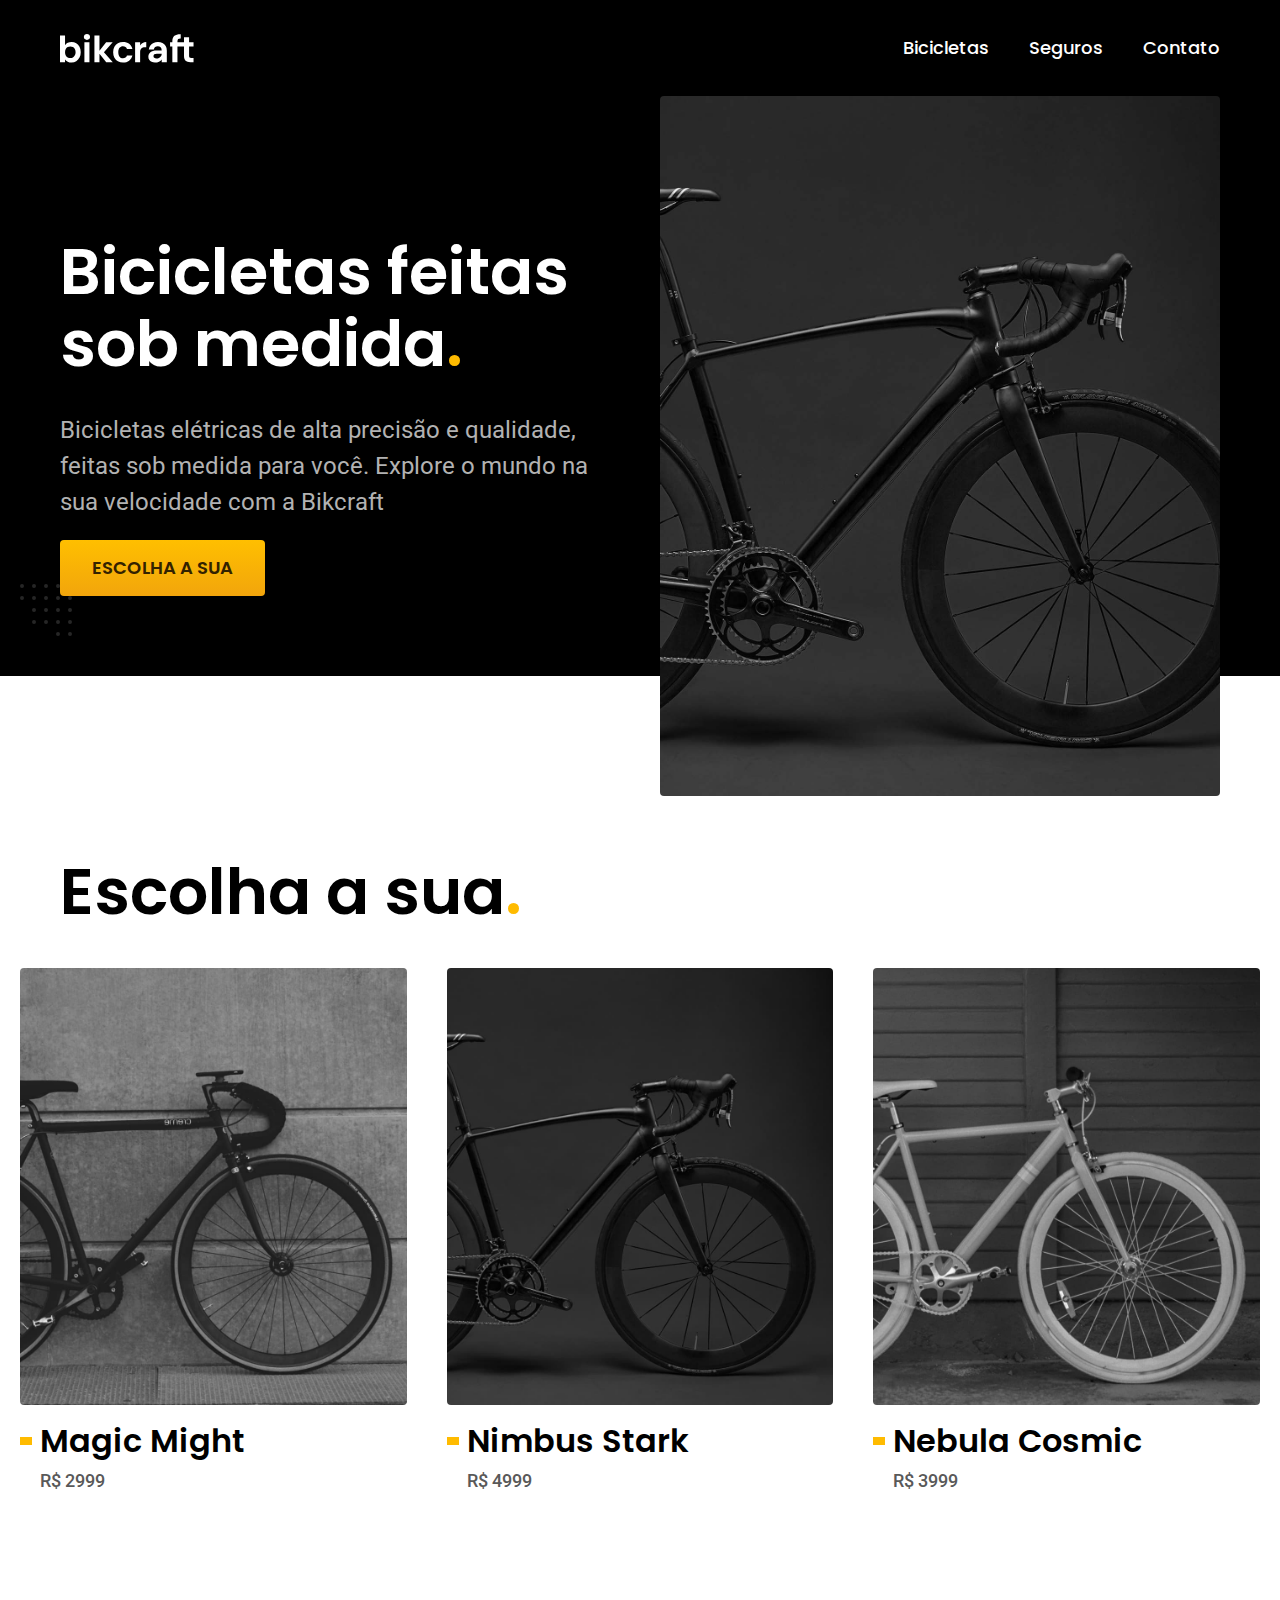
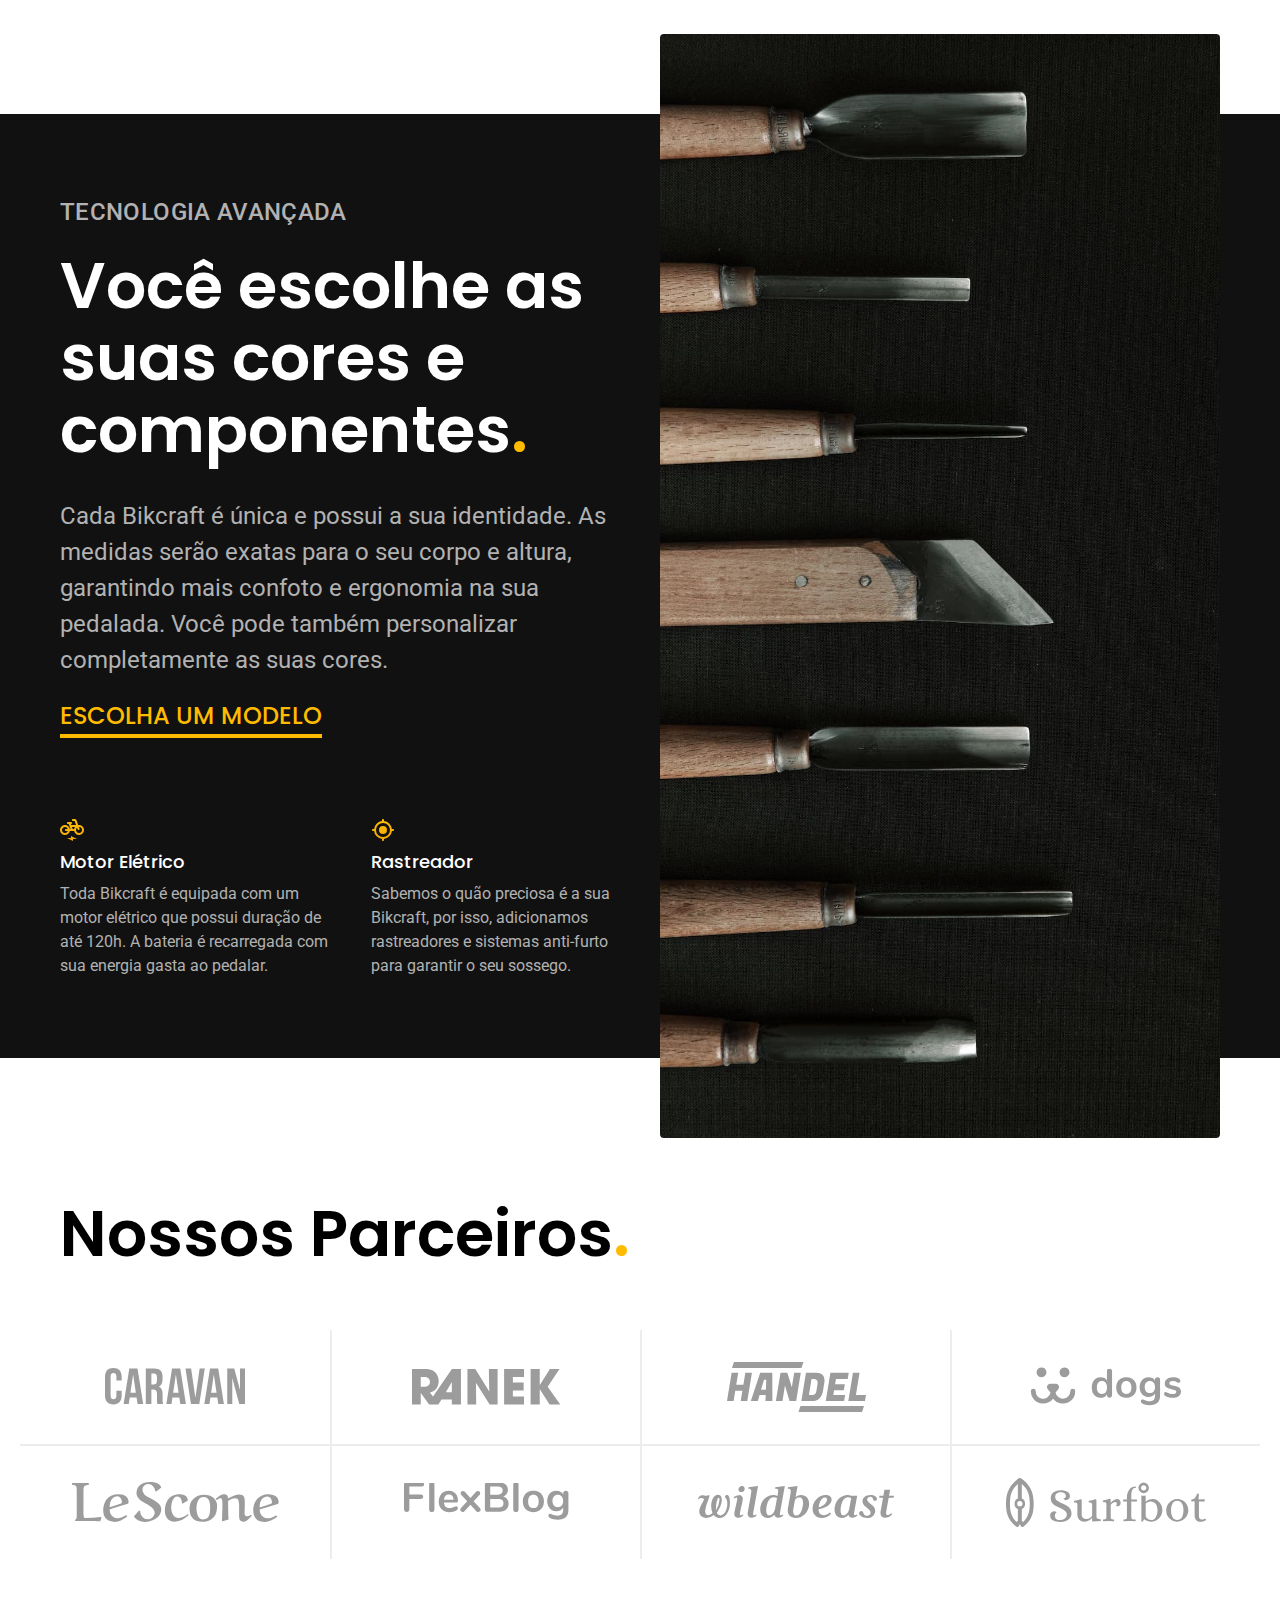
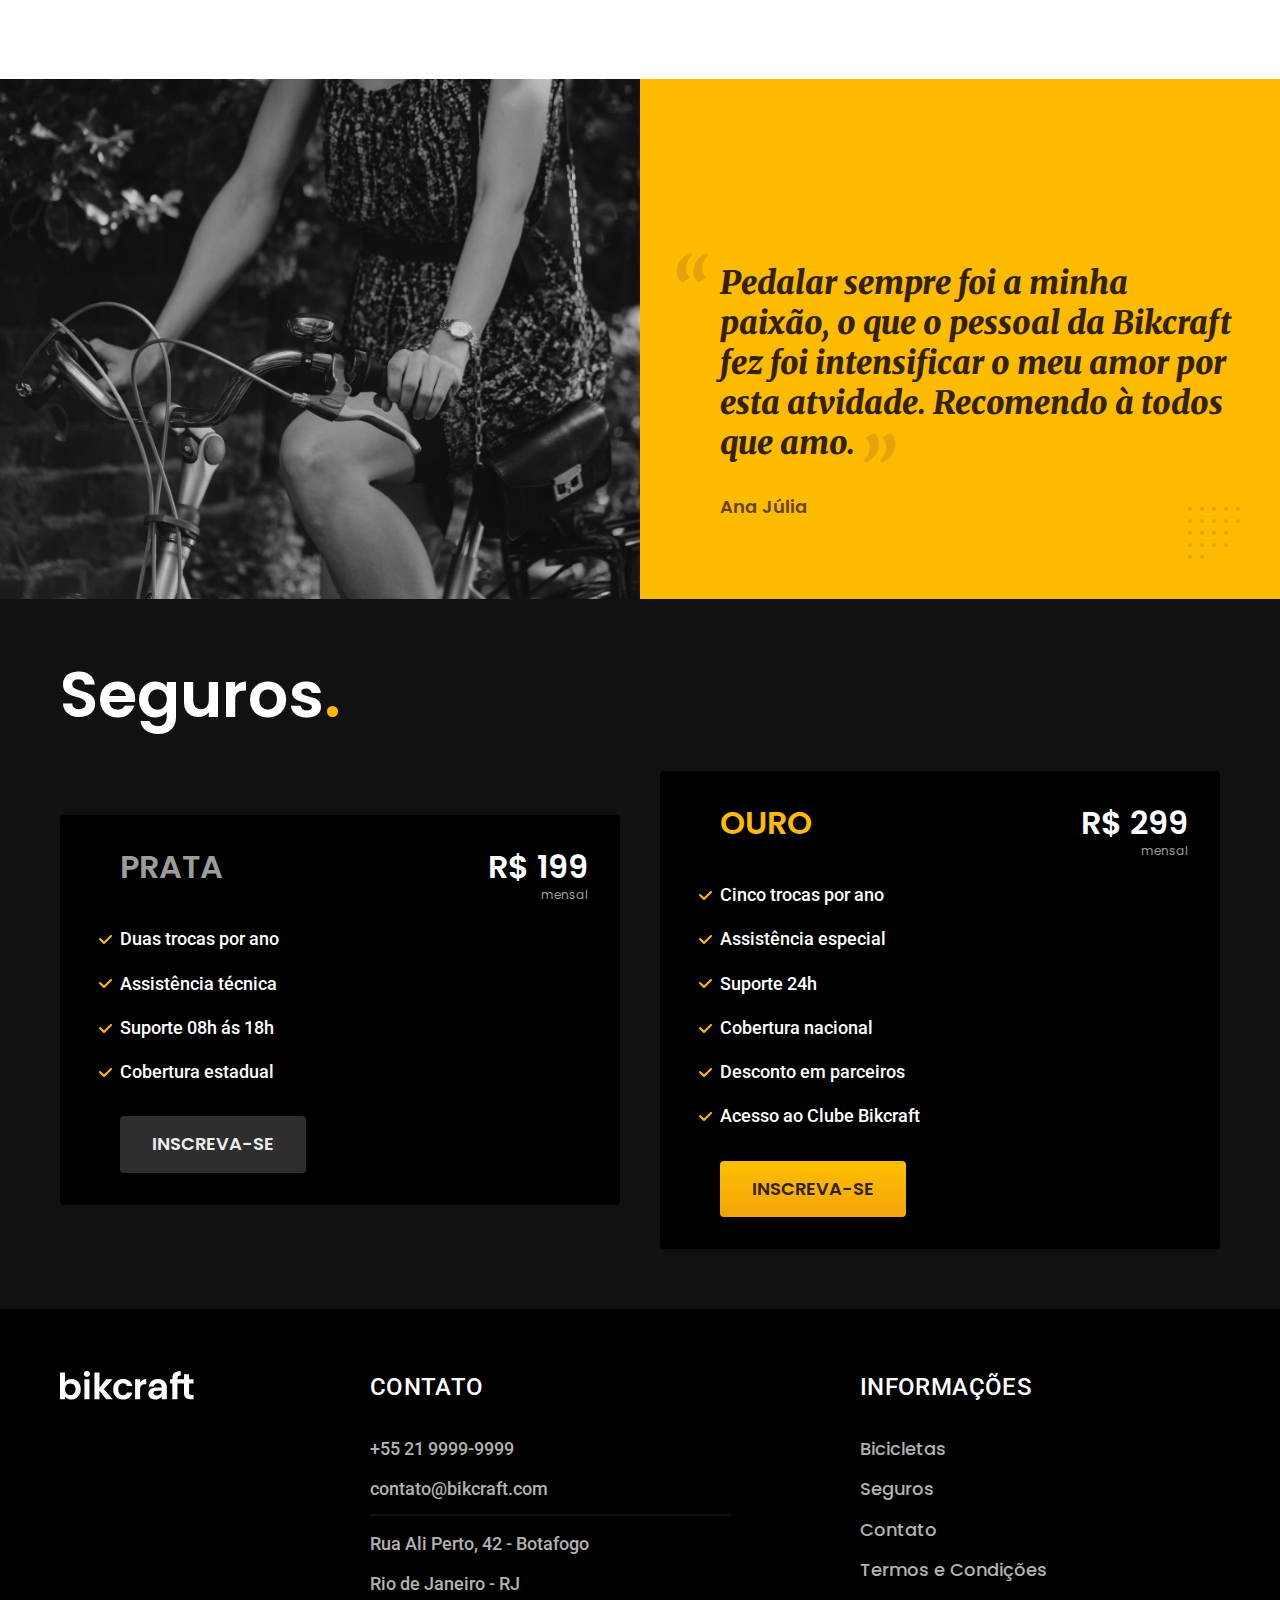
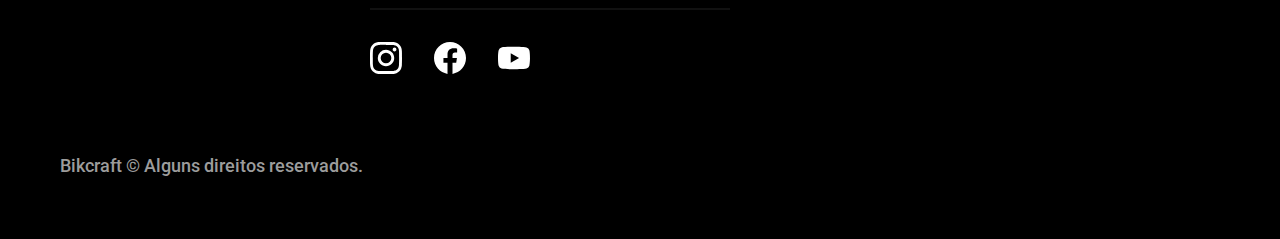
<file: index.html>
<!DOCTYPE html>
<html lang="pt-br">

<head>
  <meta charset="UTF-8">
  <meta name="viewport" content="width=device-width, initial-scale=1.0">
  <meta name="description" content="Bicicletas elétricas de alta precisão e qualidade, feitas son medida para o cliente. Explore o mundo na sua velocidade com Bikcraft.">
  <link rel="preload" href="./css/style.css" as="style">
  <link rel="stylesheet" href="./css/style.css" />
  <link rel="preconnect" href="https://fonts.googleapis.com">
  <link rel="preconnect" href="https://fonts.gstatic.com" crossorigin>
  <link href="https://fonts.googleapis.com/css2?family=Merriweather:ital,wgth@1,900&family=Poppins:wght@400;600&family=Roboto:wght@400;500&display=swap" rel="stylesheet">

  <title>Bikcraft - Bicicletas Elétricas</title>
  <script>document.documentElement.classList.add('js');</script>
</head>

<body>
  <header class="header-bg">
    <div class="header container">
      <a href="./">
        <img src="./img/bikcraft.svg" width="136" height="32" alt="Bikcraft">
      </a>

      <nav aria-label="primária">
        <ul class="header-menu font-1-m c0">
          <li><a href="./bicicletas.html">Bicicletas</a></li>
          <li><a href="./seguros.html">Seguros</a></li>
          <li><a href="./contato.html">Contato</a></li>
        </ul>
      </nav>
    </div>
  </header>

  <main class="intro-bg">
    <div class="intro container">
      <div class="intro-content">
        <h1 class="font-1-xxl c0 fadeInDown" data-anime="200">Bicicletas feitas sob medida<span class="p1">.</span></h1>
        <p class="font-2-l c5 fadeInDown" data-anime="400">Bicicletas elétricas de alta precisão e qualidade, feitas sob medida para você. Explore o mundo na sua velocidade com a Bikcraft</p>
        <a class="bt fadeInDown" data-anime="600" href="./bicicletas.html">Escolha a sua</a>
      </div>
      <picture class="fadeInDown" data-anime="800">
        <source media="(max-width: 800px)" srcset="./img/bicicletas/nimbus.jpg">
        <img src="./img/fotos/introducao.jpg" width="1280" height="1600" alt="bike elétrica preta">
      </picture>
    </div>
  </main>

  <article class="bike-list">
    <h2 class="font-1-xxl container">Escolha a sua<span class="p1">.</span></h2>

    <ul>
      <li>
        <a href="./bicicletas/magic.html">
          <img src="./img/bicicletas/magic-home.jpg" width="920" height="1040" alt="Bike preta">
          <h3 class=" font-1-xl">Magic Might</h3>
          <span class="font-2-m c8">R$ 2999</span>
        </a>
      </li>
      <li>
        <a href="./bicicletas/nimbus.html">
          <img src="./img/bicicletas/nimbus-home.jpg" width="920" height="1040" alt="Bike preta">
          <h3 class=" font-1-xl">Nimbus Stark</h3>
          <span class="font-2-m c8">R$ 4999</span>
        </a>
      </li>
      <li>
        <a href="./bicicletas/nebula.html">
          <img src="./img/bicicletas/nebula-home.jpg" width="920" height="1040" alt="Bike preta">
          <h3 class=" font-1-xl">Nebula Cosmic</h3>
          <span class="font-2-m c8">R$ 3999</span>
        </a>
      </li>
    </ul>
  </article>

  <article class="tec-bg">
    <div class="tec container">
      <div class="tec-content">
        <span class="font-2-l-b c5">Tecnologia Avançada</span>
        <h2 class="font-1-xxl c0">Você escolhe as suas cores e componentes<span class="p1">.</span></h2>
        <p class="font-2-l c5">Cada Bikcraft é única e possui a sua identidade. As medidas serão exatas para o seu corpo e altura, garantindo mais confoto e ergonomia na sua pedalada. Você pode também personalizar completamente as suas cores. </p>
        <a class="link" href="./bicicletas.html">Escolha um modelo</a>

        <div class="tec-vantagens">
          <div>
            <img src="./img/icones/eletrica.svg" width="24" height="24" alt="">
            <h3 class="font-1-m c0">Motor Elétrico</h3>
            <p class="font-2-s c5">Toda Bikcraft é equipada com um motor elétrico que possui duração de até 120h. A bateria é recarregada com sua energia gasta ao pedalar.</p>
          </div>
          <div>
            <img src="./img/icones/rastreador.svg" width="24" height="24" alt="">
            <h3 class="font-1-m c0">Rastreador</h3>
            <p class="font-2-s c5">Sabemos o quão preciosa é a sua Bikcraft, por isso, adicionamos rastreadores e sistemas anti-furto para garantir o seu sossego.</p>
          </div>
        </div>
      </div>

      <div class="tec-img">
        <img src="./img/fotos/tecnologia.jpg" width="1200" height="1920" alt="">
      </div>

    </div>
  </article>

  <section class="partner" aria-label="Nossos Parceiros">
    <h2 class="font-1-xxl container">Nossos Parceiros<span class="p1">.</span></h2>

    <ul>
      <li><img src="./img/parceiros/caravan.svg" width="140" height="38" alt="caravan"></li>
      <li><img src="./img/parceiros/ranek.svg" width="149" height="36" alt="ranek"></li>
      <li><img src="./img/parceiros/handel.svg" width="139" height="50" alt="handel"></li>
      <li><img src="./img/parceiros/dogs.svg" width="152" height="39" alt="dogs"></li>
      <li><img src="./img/parceiros/lescone.svg" width="208" height="41" alt="lescone"></li>
      <li><img src="./img/parceiros/flexblog.svg" width="165" height="38" alt="flexblog"></li>
      <li><img src="./img/parceiros/wildbeast.svg" width="196" height="34" alt="wildbeast"></li>
      <li><img src="./img/parceiros/surfbot.svg" width="200" height="49" alt="fsurfbot"></li>
    </ul>

  </section>

  <section class="depoimento" aria-label="Depoimento">
    <div>
      <img src="./img/fotos/depoimento.jpg" width="1560" height="1360" alt="Pessoas pedalando uma bike bikcraft">
    </div>

    <div class="dep-content">
      <blockquote class="font-1-xl p5">
        <p>Pedalar sempre foi a minha paixão, o que o pessoal da Bikcraft fez foi intensificar o meu amor por esta atvidade. Recomendo à todos que amo.</p>
      </blockquote>
      <span class="font-1-m-b p4">Ana Júlia</span>
    </div>
  </section>

  <article class="seguros-bg">
    <div class="seguros container">
      <h2 class="font-1-xxl c0">Seguros<span class="p1">.</span></h2>

      <div class="seguros-item">
        <h3 class="font-1-xl c6">PRATA</h3>
        <span class="font-1-xl c0">R$ 199<span class="font-1-xs c6">mensal</span></span>
        <ul class=" font-2-m c0">
          <li>Duas trocas por ano</li>
          <li>Assistência técnica</li>
          <li>Suporte 08h ás 18h</li>
          <li>Cobertura estadual</li>
        </ul>
        <a class="bt secundario" href="./orcamento.html">Inscreva-se</a>
      </div>

      <div class="seguros-item">
        <h3 class="font-1-xl p1">OURO</h3>
        <span class="font-1-xl c0">R$ 299<span class="font-1-xs c6">mensal</span></span>
        <ul class=" font-2-m c0">
          <li>Cinco trocas por ano</li>
          <li>Assistência especial</li>
          <li>Suporte 24h</li>
          <li>Cobertura nacional</li>
          <li>Desconto em parceiros</li>
          <li>Acesso ao Clube Bikcraft</li>
        </ul>
        <a class="bt" href="./orcamento.html">Inscreva-se</a>
      </div>

    </div>
  </article>

  <footer class="footer-bg">
    <div class="footer container">
      <img src="./img/bikcraft.svg" width="136" height="32" alt="Bikcraft">
      <div class="footer-contact">
        <h3 class="font-2-l-b c0">Contato</h3>
        <ul class="font-2-m c5">
          <li><a href="tel:+552199999999"> +55 21 9999-9999</a></li>
          <li><a href="mailto:contato@bikcraft.com">contato@bikcraft.com</a></li>
          <li>Rua Ali Perto, 42 - Botafogo</li>
          <li>Rio de Janeiro - RJ</li>
        </ul>

        <div class="footer-rede">
          <a href="./">
            <img src="./img/redes/instagram.svg" width="32" height="32" alt="Insta">
          </a>
          <a href="./">
            <img src="./img/redes/facebook.svg" width="32" height="32" alt="Face">
          </a>
          <a href="./">
            <img src="./img/redes/youtube.svg" width="32" height="32" alt="Youtube">
          </a>
        </div>
      </div>
      <div class="footer-info">
        <h3 class="font-2-l-b c0">Informações</h3>
        <nav>
          <ul class="font-1-m c5">
            <li><a href="./bicicletas.html">Bicicletas</a></li>
            <li><a href="./seguros.html">Seguros</a></li>
            <li><a href="./contato.html">Contato</a></li>
            <li><a href="./termos.html">Termos e Condições</a></li>
          </ul>
        </nav>
      </div>
      <p class="font-2-m c6 footer-copy">Bikcraft © Alguns direitos reservados.</p>
    </div>
  </footer>

  <script src="./js/plugins/simple-anime.js"></script>
  <script src="./js/script.js"></script>
</body>

</html>
</file>
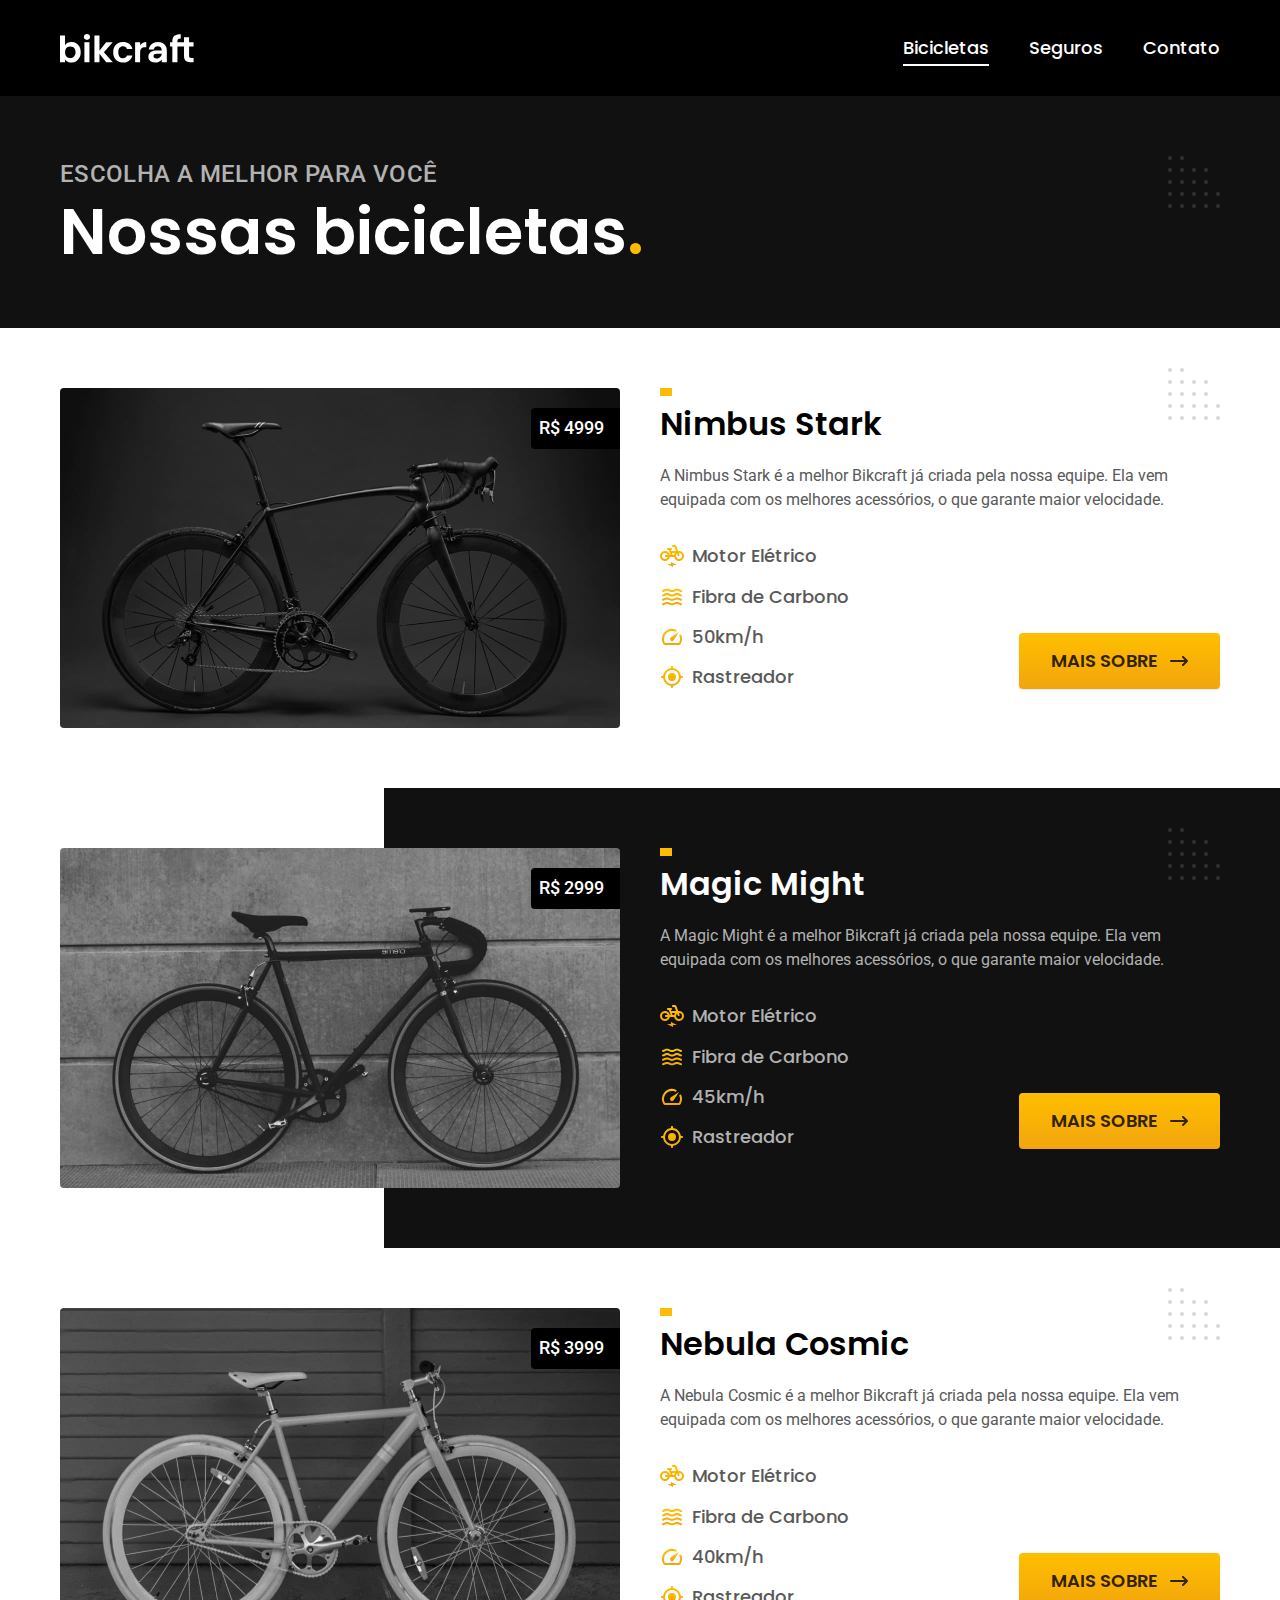
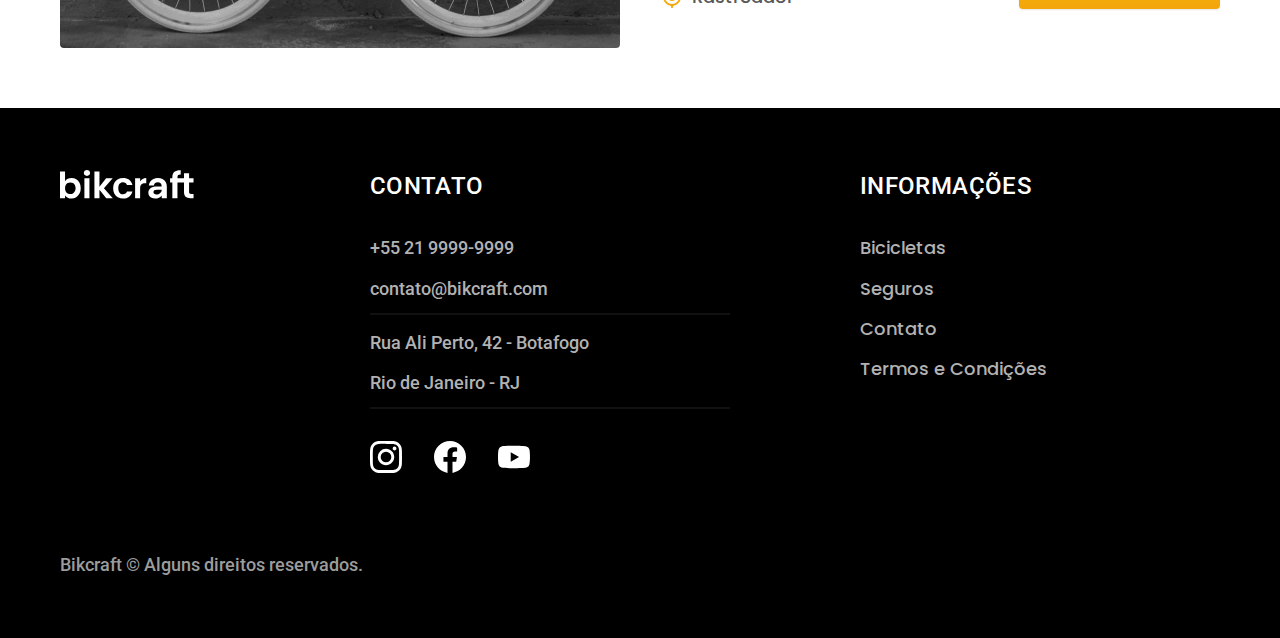
<file: bicicletas.html>
<!DOCTYPE html>
<html lang="pt-br">

<head>
  <meta charset="UTF-8">
  <meta name="viewport" content="width=device-width, initial-scale=1.0">
  <meta name="description" content="Bicicletas.">
  <link rel="preload" href="./css/style.css" as="style">
  <link rel="stylesheet" href="./css/style.css" />
  <link rel="preconnect" href="https://fonts.googleapis.com">
  <link rel="preconnect" href="https://fonts.gstatic.com" crossorigin>
  <link href="https://fonts.googleapis.com/css2?family=Merriweather:ital,wgth@1,900&family=Poppins:wght@400;600&family=Roboto:wght@400;500&display=swap" rel="stylesheet">

  <title>Bicicletas|Bikcraft - Bicicletas Elétricas</title>
  <script>document.documentElement.classList.add('js');</script>
</head>

<body id="bicicletas">
  <header class="header-bg">
    <div class="header container">
      <a href="./">
        <img src="./img/bikcraft.svg" alt="Bikcraft">
      </a>

      <nav aria-label="primária">
        <ul class="header-menu font-1-m c0">
          <li><a href="./bicicletas.html">Bicicletas</a></li>
          <li><a href="./seguros.html">Seguros</a></li>
          <li><a href="./contato.html">Contato</a></li>
        </ul>
      </nav>
    </div>
  </header>

  <main>
    <div class="title-bg">
      <div class="title container">
        <p class="font-2-l-b c5">Escolha a melhor para você</p>
        <h1 class="font-1-xxl c0">Nossas bicicletas<span class="p1">.</span></h1>
      </div>
    </div>

    <div class="bikes container">
      <div class="bike-img">
        <img src="./img/bicicletas/nimbus.jpg" alt="Bike preta">
        <span class="font-2-m c0">R$ 4999</span>
      </div>
      <div class="bike-content">
        <h2 class="font-1-xl">Nimbus Stark</h2>
        <p class="font-2-s c8">A Nimbus Stark é a melhor Bikcraft já criada pela nossa equipe. Ela vem equipada com os melhores acessórios, o que garante maior velocidade.</p>
        <ul class="font-1-m c8">
          <li>
            <img src="./img/icones/eletrica.svg" alt="">
            Motor Elétrico
          </li>
          <li>
            <img src="./img/icones/carbono.svg" alt="">
            Fibra de Carbono
          </li>
          <li>
            <img src="./img/icones/velocidade.svg" alt="">
            50km/h
          </li>
          <li>
            <img src="./img/icones/rastreador.svg" alt="">
            Rastreador
          </li>
        </ul>
        <a class="bt seta" href="./bicicletas/nimbus.html">Mais sobre</a>
      </div>
    </div>

    <div class="bikes-bg">
      <div class="bikes container">
        <div class="bike-img">
          <img src="./img/bicicletas/magic.jpg" alt="Bike preta">
          <span class="font-2-m c0">R$ 2999</span>
        </div>
        <div class="bike-content">
          <h2 class="font-1-xl c0">Magic Might</h2>
          <p class="font-2-s c5">A Magic Might é a melhor Bikcraft já criada pela nossa equipe. Ela vem equipada com os melhores acessórios, o que garante maior velocidade.</p>
          <ul class="font-1-m c5">
            <li>
              <img src="./img/icones/eletrica.svg" alt="">
              Motor Elétrico
            </li>
            <li>
              <img src="./img/icones/carbono.svg" alt="">
              Fibra de Carbono
            </li>
            <li>
              <img src="./img/icones/velocidade.svg" alt="">
              45km/h
            </li>
            <li>
              <img src="./img/icones/rastreador.svg" alt="">
              Rastreador
            </li>
          </ul>
          <a class="bt seta" href="./bicicletas/magic.html">Mais sobre</a>
        </div>
      </div>
    </div>

    <div class="bikes container">
      <div class="bike-img">
        <img src="./img/bicicletas/nebula.jpg" alt="Bike preta">
        <span class="font-2-m c0">R$ 3999</span>
      </div>
      <div class="bike-content">
        <h2 class="font-1-xl">Nebula Cosmic</h2>
        <p class="font-2-s c8">A Nebula Cosmic é a melhor Bikcraft já criada pela nossa equipe. Ela vem equipada com os melhores acessórios, o que garante maior velocidade.</p>
        <ul class="font-1-m c8">
          <li>
            <img src="./img/icones/eletrica.svg" alt="">
            Motor Elétrico
          </li>
          <li>
            <img src="./img/icones/carbono.svg" alt="">
            Fibra de Carbono
          </li>
          <li>
            <img src="./img/icones/velocidade.svg" alt="">
            40km/h
          </li>
          <li>
            <img src="./img/icones/rastreador.svg" alt="">
            Rastreador
          </li>
        </ul>
        <a class="bt seta" href="./bicicletas/nebula.html">Mais sobre</a>
      </div>
    </div>

  </main>

  <footer class="footer-bg">
    <div class="footer container">
      <img src="./img/bikcraft.svg" alt="Bikcraft">
      <div class="footer-contact">
        <h3 class="font-2-l-b c0">Contato</h3>
        <ul class="font-2-m c5">
          <li><a href="tel:+552199999999"> +55 21 9999-9999</a></li>
          <li><a href="mailto:contato@bikcraft.com">contato@bikcraft.com</a></li>
          <li>Rua Ali Perto, 42 - Botafogo</li>
          <li>Rio de Janeiro - RJ</li>
        </ul>

        <div class="footer-rede">
          <a href="./">
            <img src="./img/redes/instagram.svg" alt="Insta">
          </a>
          <a href="./">
            <img src="./img/redes/facebook.svg" alt="Face">
          </a>
          <a href="./">
            <img src="./img/redes/youtube.svg" alt="Youtube">
          </a>
        </div>
      </div>
      <div class="footer-info">
        <h3 class="font-2-l-b c0">Informações</h3>
        <nav>
          <ul class="font-1-m c5">
            <li><a href="./bicicletas.html">Bicicletas</a></li>
            <li><a href="./seguros.html">Seguros</a></li>
            <li><a href="./contato.html">Contato</a></li>
            <li><a href="./termos.html">Termos e Condições</a></li>
          </ul>
        </nav>
      </div>
      <p class="font-2-m c6 footer-copy">Bikcraft © Alguns direitos reservados.</p>
    </div>
  </footer>

  <script src="./js/script.js"></script>
</body>

</html>
</file>
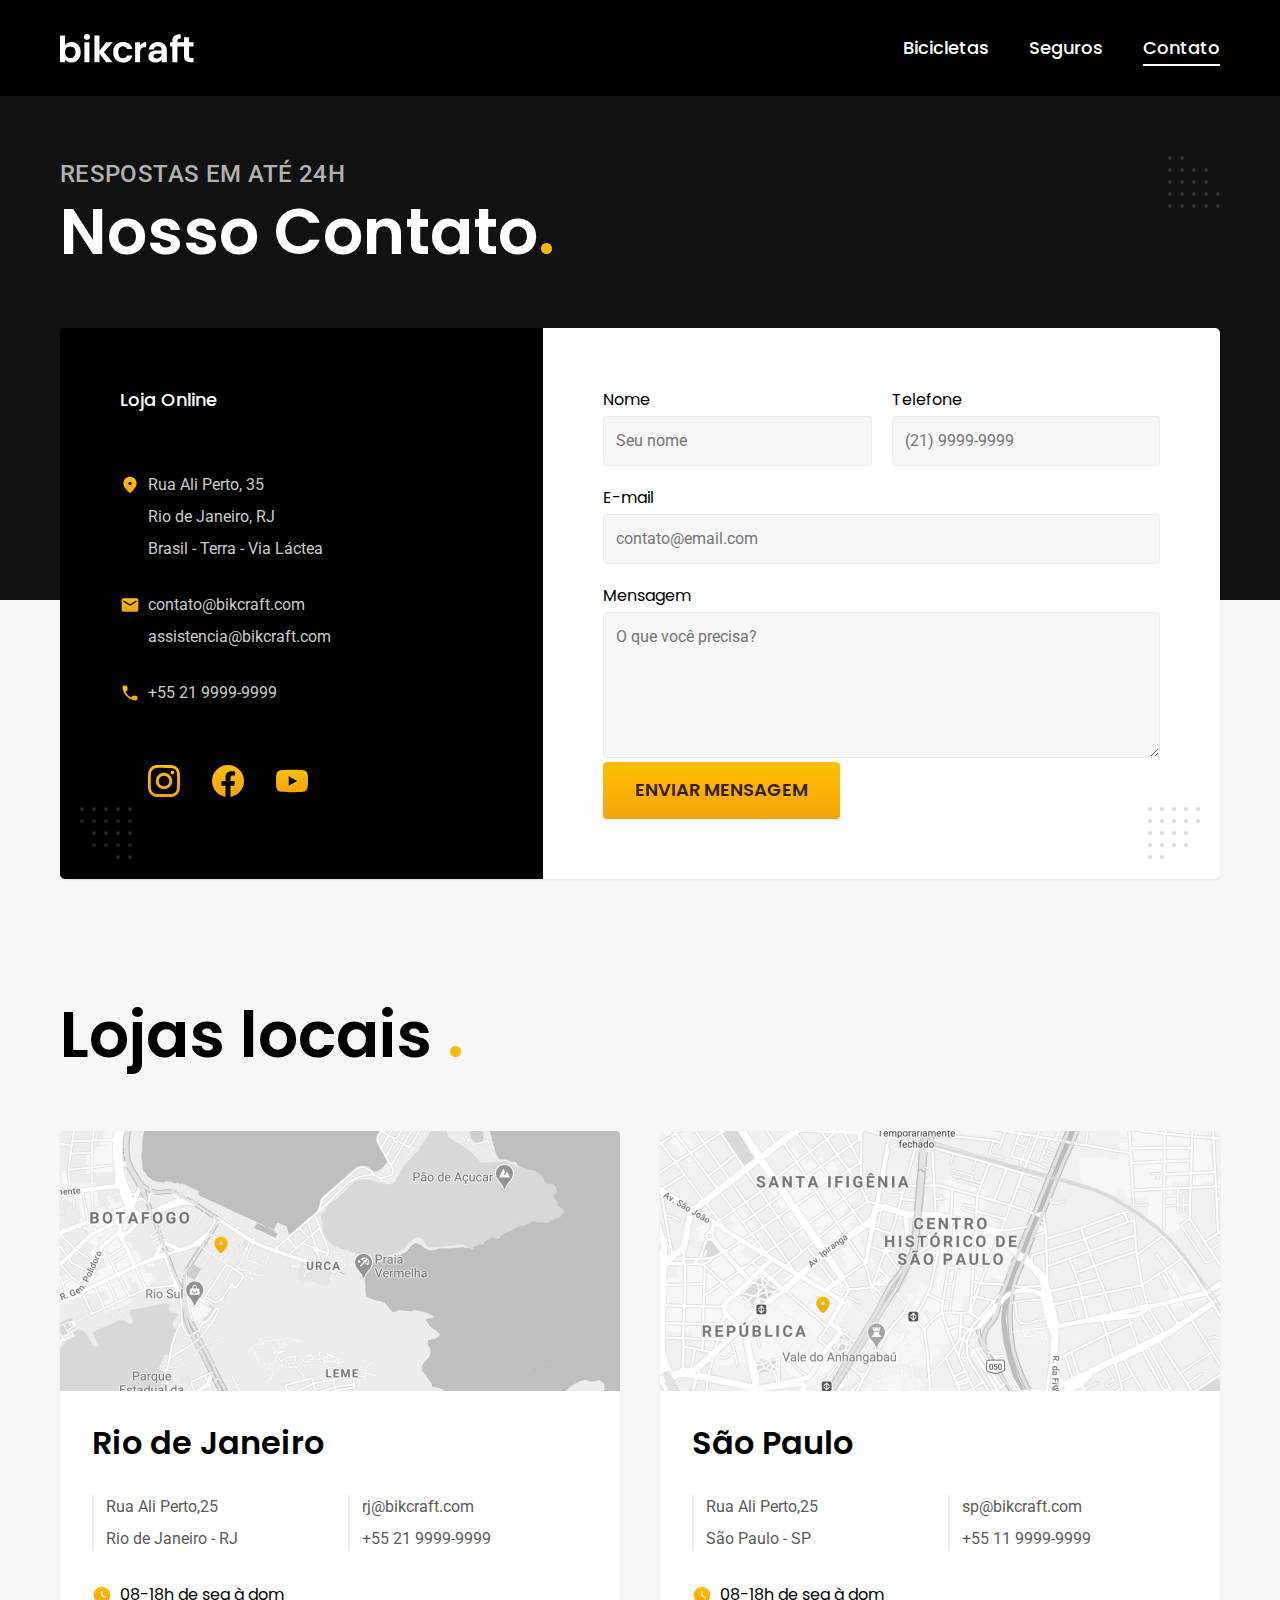
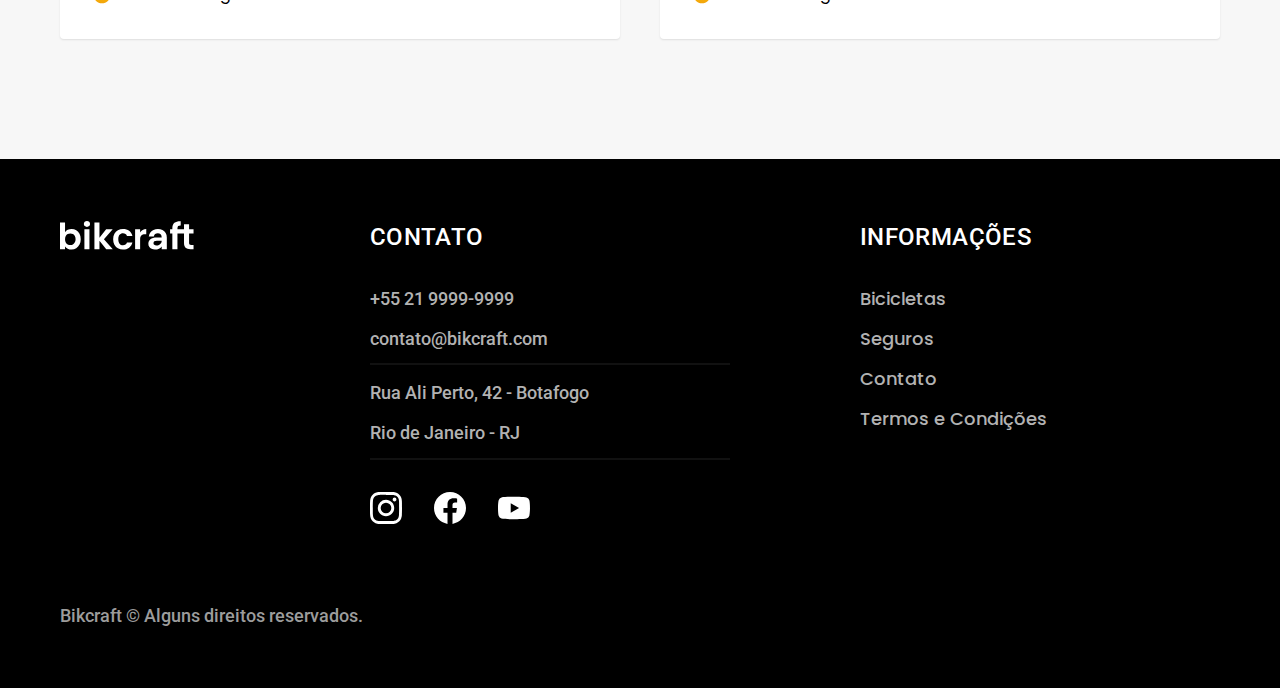
<file: contato.html>
<!DOCTYPE html>
<html lang="pt-br">

<head>
  <meta charset="UTF-8">
  <meta name="viewport" content="width=device-width, initial-scale=1.0">
  <meta name="description" content="Contato.">
  <link rel="preload" href="./css/style.css" as="style">
  <link rel="stylesheet" href="./css/style.css" />
  <link rel="preconnect" href="https://fonts.googleapis.com">
  <link rel="preconnect" href="https://fonts.gstatic.com" crossorigin>
  <link href="https://fonts.googleapis.com/css2?family=Merriweather:ital,wgth@1,900&family=Poppins:wght@400;600&family=Roboto:wght@400;500&display=swap" rel="stylesheet">

  <title>Contato|Bikcraft - Bicicletas Elétricas</title>
  <script>document.documentElement.classList.add('js');</script>
</head>

<body id="contato">
  <header class="header-bg">
    <div class="header container">
      <a href="./">
        <img src="./img/bikcraft.svg" alt="Bikcraft">
      </a>

      <nav aria-label="primária">
        <ul class="header-menu font-1-m c0">
          <li><a href="./bicicletas.html">Bicicletas</a></li>
          <li><a href="./seguros.html">Seguros</a></li>
          <li><a href="./contato.html">Contato</a></li>
        </ul>
      </nav>
    </div>
  </header>

  <main>
    <div class="title-bg">
      <div class="title container">
        <p class="font-2-l-b c5">Respostas em até 24h</p>
        <h1 class="font-1-xxl c0">Nosso Contato<span class="p1">.</span></h1>
      </div>
    </div>

    <div class="contato container">
      <section class="contato-dados" aria-label="Endereço">
        <h2 class="font-1-m c0">Loja Online</h2>
        <div class="contato-endereco font-2-s c4">
          <p>Rua Ali Perto, 35</p>
          <p>Rio de Janeiro, RJ</p>
          <p>Brasil - Terra - Via Láctea</p>
        </div>
        <address class="contato-meios font-2-s c4">
          <a href="mailto:contato@bikcraft.com">contato@bikcraft.com</a>
          <a href="mailto:assistencia@bikcraft.com">assistencia@bikcraft.com</a>
          <a href="tel:+552199999999"> +55 21 9999-9999</a>
        </address>
        <div class="contato-redes">
          <a href="./">
            <img src="./img/redes/instagram-p.svg" alt="Insta">
          </a>
          <a href="./">
            <img src="./img/redes/facebook-p.svg" alt="Face">
          </a>
          <a href="./">
            <img src="./img/redes/youtube-p.svg" alt="Youtube">
          </a>
        </div>
      </section>
      <section class="contato-formulario" aria-label="Formulário">
        <form class="form" action="./contato.html">
          <div>
            <label for="nome">Nome</label>
            <input type="text" id="nome" name="nome" placeholder="Seu nome">
          </div>
          <div>
            <label for="telefone">Telefone</label>
            <input type="text" id="telefone" name="telefone" placeholder="(21) 9999-9999">
          </div>
          <div class="col-2">
            <label for="email">E-mail</label>
            <input type="email" id="email" name="email" placeholder="contato@email.com">
          </div>
          <div class="col-2">
            <label for="mensagem">Mensagem</label>
            <textarea rows="5" type="text" id="mensagem" name="mensagem" placeholder="O que você precisa?"></textarea>
            <button class="bt col-2">Enviar Mensagem</button>
          </div>
        </form>
      </section>
    </div>
  </main>

  <article class="lojas container">
    <h2 class="font-1-xxl">Lojas locais <span class="p1">.</span></h2>
    <div class="lojas-item">
      <img src="./img/lojas/rj.jpg" alt="mapa que marca o endereço em Rua Ali Perto, 25 - Rio de Janeiro - RJ">
      <div class="lojas-content">
        <h3 class="font-1-xl">Rio de Janeiro</h3>
        <div class="lojas-dados font-2-s c8">
          <p>Rua Ali Perto,25</p>
          <p>Rio de Janeiro - RJ</p>
        </div>
        <div class="lojas-dados font-2-s c8">
          <a href="mailto:rj@bikcraft.com">rj@bikcraft.com</a>
          <a href="tel:+552199999999"> +55 21 9999-9999</a>
        </div>
        <p class="lojas-time font-1-s"><img src="./img/icones/horario.svg" alt="">08-18h de seg à dom</p>
      </div>
    </div>
    <div class="lojas-item">
      <img src="./img/lojas/sp.jpg" alt="mapa que marca o endereço em Rua Ali Perto, 25 - São Paulo - SP">
      <div class="lojas-content">
        <h3 class="font-1-xl">São Paulo</h3>
        <div class="lojas-dados font-2-s c8">
          <p>Rua Ali Perto,25</p>
          <p>São Paulo - SP</p>
        </div>
        <div class="lojas-dados font-2-s c8">
          <a href="mailto:sp@bikcraft.com">sp@bikcraft.com</a>
          <a href="tel:+551199999999"> +55 11 9999-9999</a>
        </div>
        <p class="lojas-time font-1-s"><img src="./img/icones/horario.svg" alt="">08-18h de seg à dom</p>
      </div>
    </div>
  </article>

  <footer class="footer-bg">
    <div class="footer container">
      <img src="./img/bikcraft.svg" alt="Bikcraft">
      <div class="footer-contact">
        <h3 class="font-2-l-b c0">Contato</h3>
        <ul class="font-2-m c5">
          <li><a href="tel:+552199999999"> +55 21 9999-9999</a></li>
          <li><a href="mailto:contato@bikcraft.com">contato@bikcraft.com</a></li>
          <li>Rua Ali Perto, 42 - Botafogo</li>
          <li>Rio de Janeiro - RJ</li>
        </ul>

        <div class="footer-rede">
          <a href="./">
            <img src="./img/redes/instagram.svg" alt="Insta">
          </a>
          <a href="./">
            <img src="./img/redes/facebook.svg" alt="Face">
          </a>
          <a href="./">
            <img src="./img/redes/youtube.svg" alt="Youtube">
          </a>
        </div>
      </div>
      <div class="footer-info">
        <h3 class="font-2-l-b c0">Informações</h3>
        <nav>
          <ul class="font-1-m c5">
            <li><a href="./bicicletas.html">Bicicletas</a></li>
            <li><a href="./seguros.html">Seguros</a></li>
            <li><a href="./contato.html">Contato</a></li>
            <li><a href="./termos.html">Termos e Condições</a></li>
          </ul>
        </nav>
      </div>
      <p class="font-2-m c6 footer-copy">Bikcraft © Alguns direitos reservados.</p>
    </div>
  </footer>

  <script src="./js/script.js"></script>
</body>

</html>
</file>
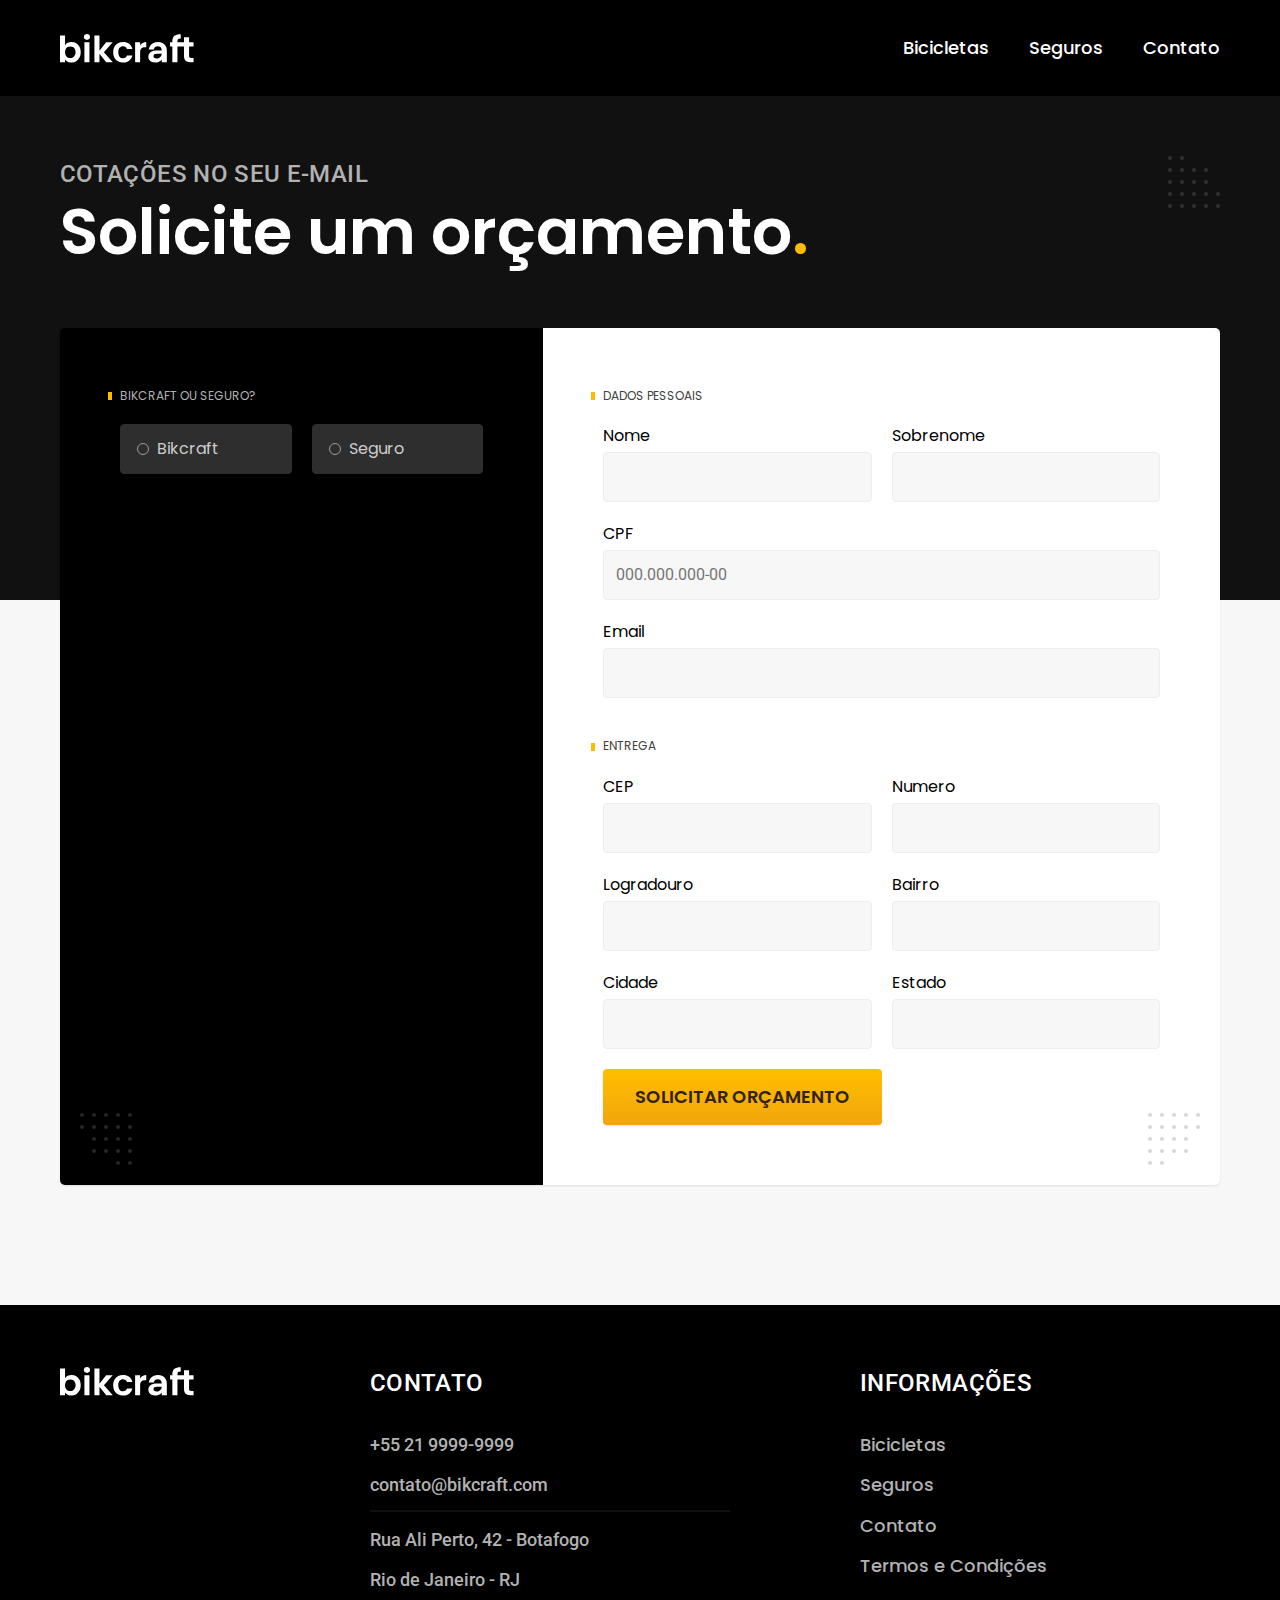
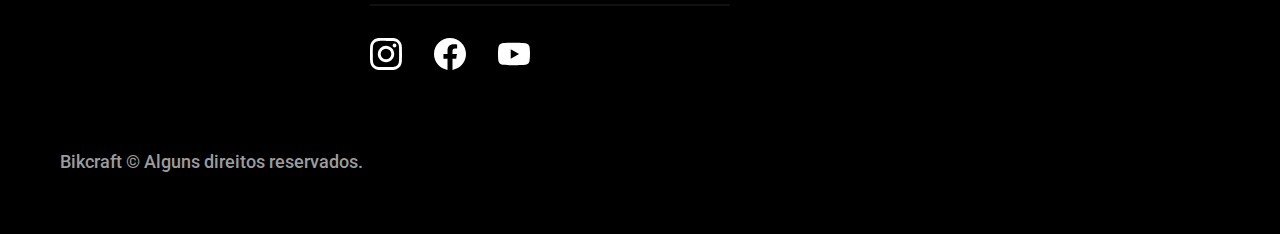
<file: orcamento.html>
<!DOCTYPE html>
<html lang="pt-br">

<head>
  <meta charset="UTF-8">
  <meta name="viewport" content="width=device-width, initial-scale=1.0">
  <meta name="description" content="Orçamento.">
  <link rel="preload" href="./css/style.css" as="style">
  <link rel="stylesheet" href="./css/style.css" />
  <link rel="preconnect" href="https://fonts.googleapis.com">
  <link rel="preconnect" href="https://fonts.gstatic.com" crossorigin>
  <link href="https://fonts.googleapis.com/css2?family=Merriweather:ital,wgth@1,900&family=Poppins:wght@400;600&family=Roboto:wght@400;500&display=swap" rel="stylesheet">

  <title>Orçamento|Bikcraft - Bicicletas Elétricas</title>
  <script>document.documentElement.classList.add('js');</script>
</head>

<body id="orcamento">
  <header class="header-bg">
    <div class="header container">
      <a href="./">
        <img src="./img/bikcraft.svg" alt="Bikcraft">
      </a>

      <nav aria-label="primária">
        <ul class="header-menu font-1-m c0">
          <li><a href="./bicicletas.html">Bicicletas</a></li>
          <li><a href="./seguros.html">Seguros</a></li>
          <li><a href="./contato.html">Contato</a></li>
        </ul>
      </nav>
    </div>
  </header>

  <main>
    <div class="title-bg">
      <div class="title container">
        <p class="font-2-l-b c5">Cotações no seu e-mail</p>
        <h1 class="font-1-xxl c0">Solicite um orçamento<span class="p1">.</span></h1>
      </div>
    </div>

    <form class="orcamento container" action="./">
      <div class="orcamento-produto">
        <h2 class="font-1-xs c5">Bikcraft ou Seguro?</h2>

        <input type="radio" name="tipo" value="bikcraft" id="bikcraft">
        <label for="bikcraft">Bikcraft</label>

        <input type="radio" name="tipo" value="seguro" id="seguro">
        <label for="seguro">Seguro</label>

        <div class="orcamento-content" id="orcamento-bikcraft">
          <h2 class="font-1-xs c5">Escolha a sua</h2>

          <input type="radio" name="produto" value="nimbus" id="nimbus">
          <label for="nimbus">Nimbus Stark <span>R$ 4999</span></label>
          <div class="orcamento-detail">
            <ul class="font-1-xs c8">
              <li><img src="./img/icones/eletrica.svg" alt="">Motor Elétrico</li>
              <li><img src="./img/icones/carbono.svg" alt="">Fibra de Carbono</li>
              <li><img src="./img/icones/velocidade.svg" alt=""> 50 km/h</li>
              <li><img src="./img/icones/rastreador.svg" alt=""> Rastreador</li>
            </ul>
            <img src="./img/bicicletas/nimbus.jpg" alt="Bike preta">
          </div>

          <input type="radio" name="produto" value="magic" id="magic">
          <label for="magic">Magic Might <span>R$ 2999</span></label>
          <div class="orcamento-detail">
            <ul class="font-1-xs c8">
              <li><img src="./img/icones/eletrica.svg" alt="">Motor Elétrico</li>
              <li><img src="./img/icones/carbono.svg" alt="">Fibra de Carbono</li>
              <li><img src="./img/icones/velocidade.svg" alt=""> 45 km/h</li>
              <li><img src="./img/icones/rastreador.svg" alt=""> Rastreador</li>
            </ul>
            <img src="./img/bicicletas/magic.jpg" alt="Bike preta">
          </div>

          <input type="radio" name="produto" value="nebula" id="nebula">
          <label for="nebula">Nebula Cosmic <span>R$ 3999</span></label>
          <div class="orcamento-detail">
            <ul class="font-1-xs c8">
              <li><img src="./img/icones/eletrica.svg" alt="">Motor Elétrico</li>
              <li><img src="./img/icones/carbono.svg" alt="">Fibra de Carbono</li>
              <li><img src="./img/icones/velocidade.svg" alt=""> 40 km/h</li>
              <li><img src="./img/icones/rastreador.svg" alt=""> Rastreador</li>
            </ul>
            <img src="./img/bicicletas/nebula.jpg" alt="Bike branca">
          </div>
        </div>

        <div class="orcamento-content" id="orcamento-seguro">
          <h2 class="font-1-xs c5">Escolha o plano</h2>

          <input type="radio" name="produto" value="prata" id="prata">
          <label for="prata">Prata <span>R$ 199</span></label>

          <input type="radio" name="produto" value="ouro" id="ouro">
          <label for="ouro">Ouro <span>R$ 299</span></label>

        </div>

      </div>

      <div class="orcamento-dados form">
        <h2 class="font-1-xs c9 col-2">Dados pessoais</h2>
        <div>
          <label for="nome">Nome</label>
          <input type="text" id="nome" name="nome">
        </div>
        <div>
          <label for="sobrenome">Sobrenome</label>
          <input type="text" id="sobrenome" name="sobrenome">
        </div>
        <div class="col-2">
          <label for="cpf">CPF</label>
          <input type="text" id="cpf" name="cpf" placeholder="000.000.000-00">
        </div>
        <div class="col-2">
          <label for="email">Email</label>
          <input type="email" id="email" name="email">
        </div>
        <h2 class="font-1-xs c9 col-2">Entrega</h2>
        <div>
          <label for="cep">CEP</label>
          <input type="text" id="cep" name="cep">
        </div>
        <div>
          <label for="numero">Numero</label>
          <input type="text" id="numero" name="numero">
        </div>
        <div>
          <label for="logradouro">Logradouro</label>
          <input type="text" id="logradouro" name="logradouro">
        </div>
        <div>
          <label for="bairro">Bairro</label>
          <input type="text" id="bairro" name="bairro">
        </div>
        <div>
          <label for="cidade">Cidade</label>
          <input type="text" id="cidade" name="cidade">
        </div>
        <div>
          <label for="estado">Estado</label>
          <input type="text" id="estado" name="estado">
        </div>
        <button class="bt col-2">Solicitar orçamento</button>
      </div>
    </form>
  </main>

  <footer class="footer-bg">
    <div class="footer container">
      <img src="./img/bikcraft.svg" alt="Bikcraft">
      <div class="footer-contact">
        <h3 class="font-2-l-b c0">Contato</h3>
        <ul class="font-2-m c5">
          <li><a href="tel:+552199999999"> +55 21 9999-9999</a></li>
          <li><a href="mailto:contato@bikcraft.com">contato@bikcraft.com</a></li>
          <li>Rua Ali Perto, 42 - Botafogo</li>
          <li>Rio de Janeiro - RJ</li>
        </ul>

        <div class="footer-rede">
          <a href="./">
            <img src="./img/redes/instagram.svg" alt="Insta">
          </a>
          <a href="./">
            <img src="./img/redes/facebook.svg" alt="Face">
          </a>
          <a href="./">
            <img src="./img/redes/youtube.svg" alt="Youtube">
          </a>
        </div>
      </div>
      <div class="footer-info">
        <h3 class="font-2-l-b c0">Informações</h3>
        <nav>
          <ul class="font-1-m c5">
            <li><a href="./bicicletas.html">Bicicletas</a></li>
            <li><a href="./seguros.html">Seguros</a></li>
            <li><a href="./contato.html">Contato</a></li>
            <li><a href="./termos.html">Termos e Condições</a></li>
          </ul>
        </nav>
      </div>
      <p class="font-2-m c6 footer-copy">Bikcraft © Alguns direitos reservados.</p>
    </div>
  </footer>

  <script src="./js/script.js"></script>
</body>

</html>
</file>
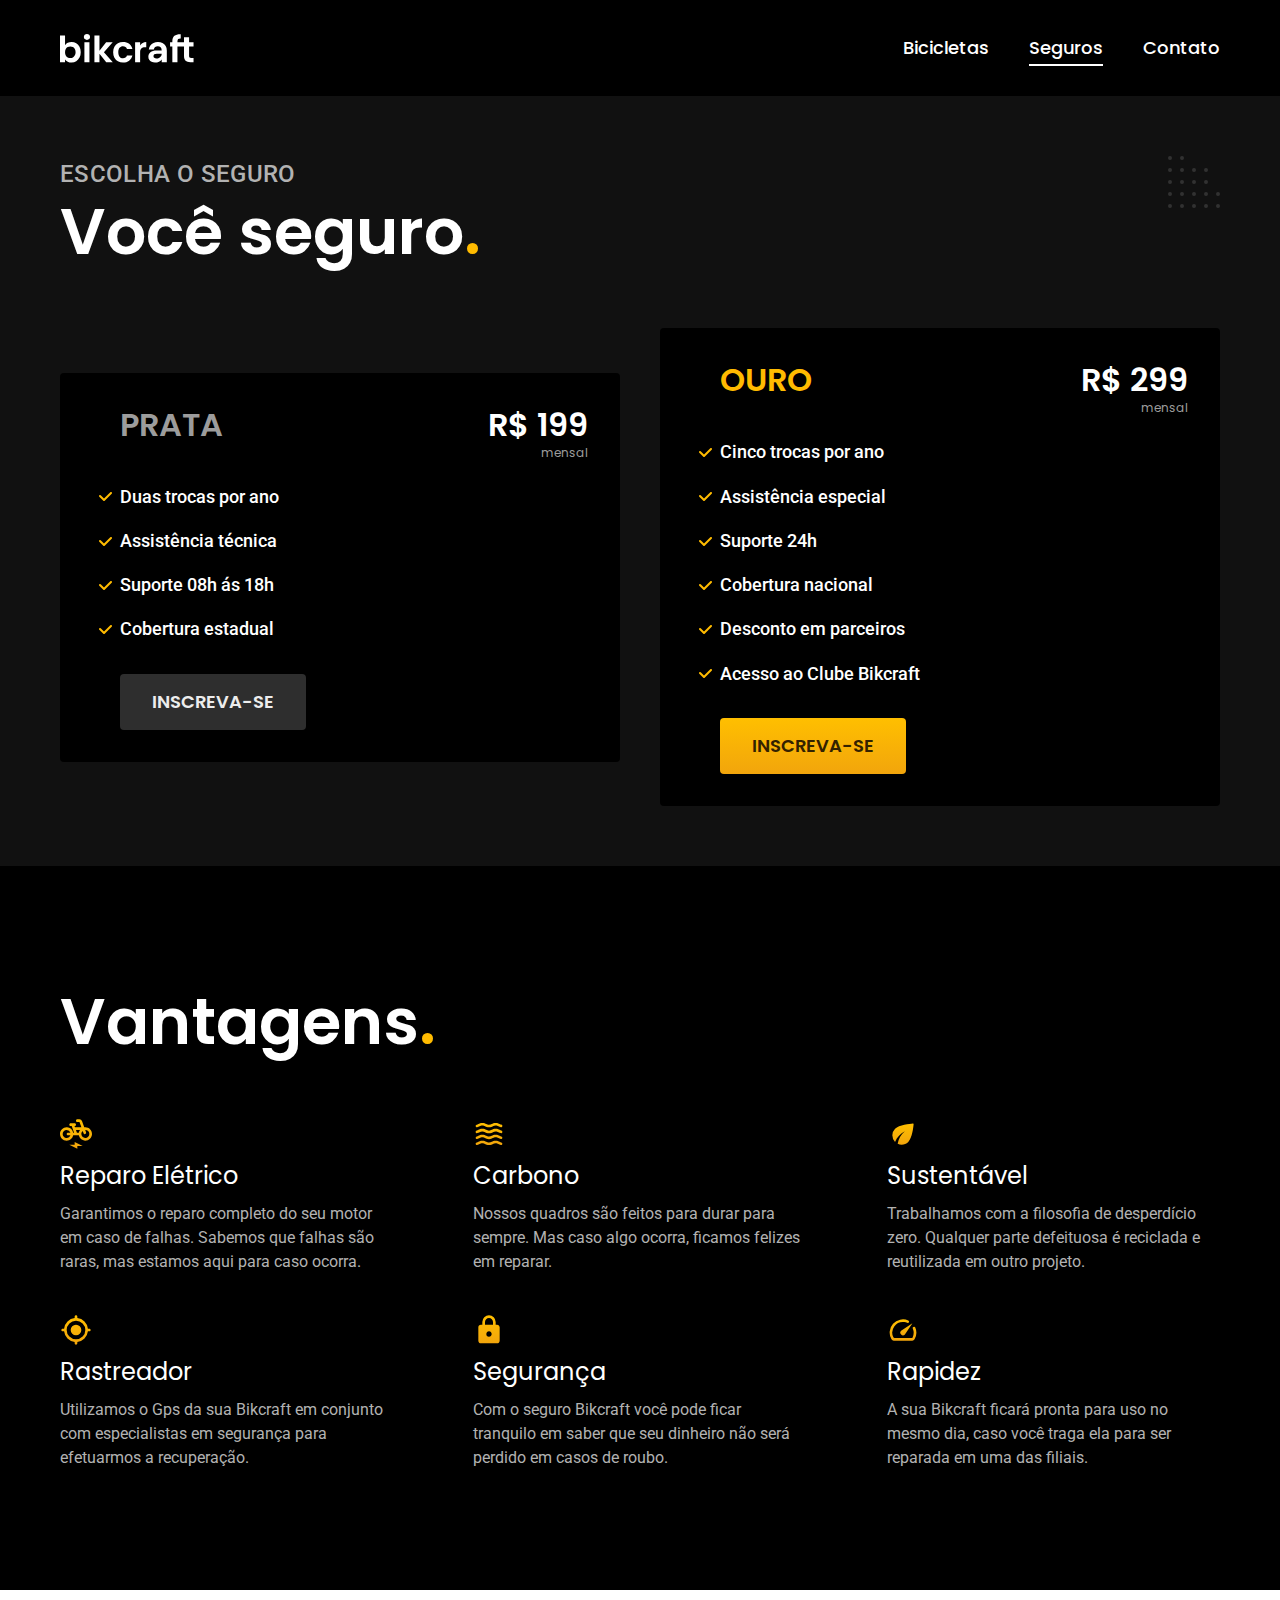
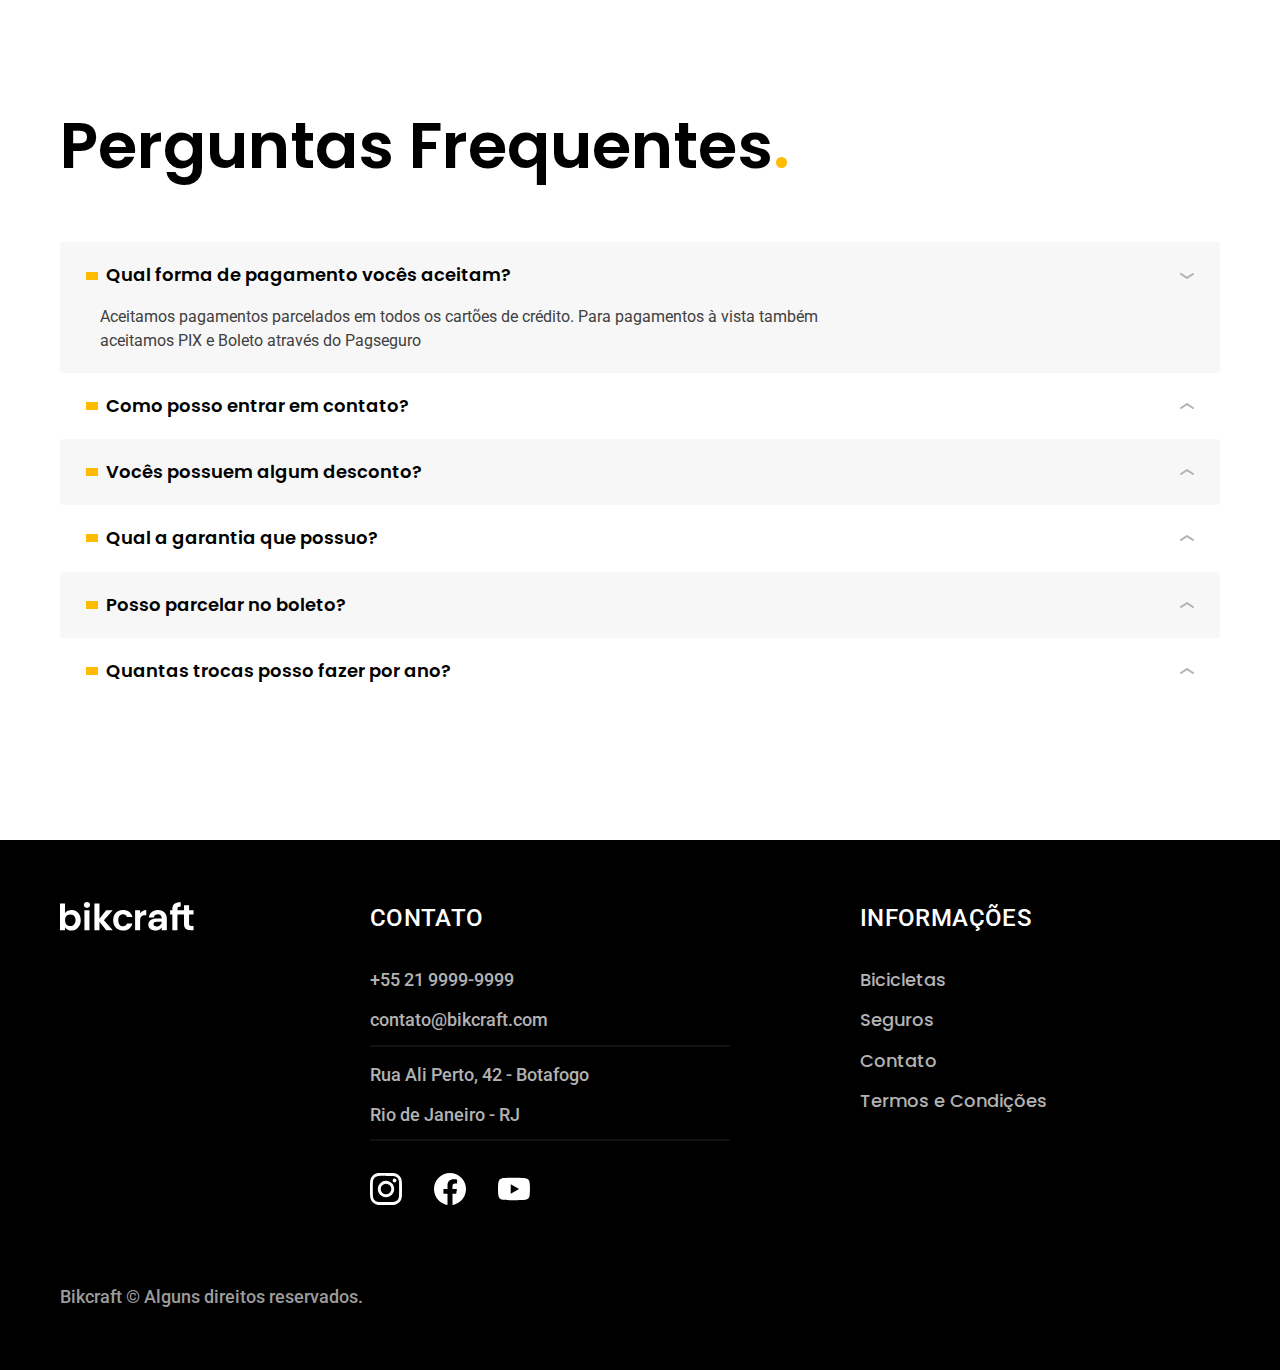
<file: seguros.html>
<!DOCTYPE html>
<html lang="pt-br">

<head>
  <meta charset="UTF-8">
  <meta name="viewport" content="width=device-width, initial-scale=1.0">
  <meta name="description" content="Seguros.">
  <link rel="preload" href="./css/style.css" as="style">
  <link rel="stylesheet" href="./css/style.css" />
  <link rel="preconnect" href="https://fonts.googleapis.com">
  <link rel="preconnect" href="https://fonts.gstatic.com" crossorigin>
  <link href="https://fonts.googleapis.com/css2?family=Merriweather:ital,wgth@1,900&family=Poppins:wght@400;600&family=Roboto:wght@400;500&display=swap" rel="stylesheet">

  <title>Seguros|Bikcraft - Bicicletas Elétricas</title>
  <script>document.documentElement.classList.add('js');</script>
</head>

<body id="seguros">
  <header class="header-bg">
    <div class="header container">
      <a href="./">
        <img src="./img/bikcraft.svg" alt="Bikcraft">
      </a>

      <nav aria-label="primária">
        <ul class="header-menu font-1-m c0">
          <li><a href="./bicicletas.html">Bicicletas</a></li>
          <li><a href="./seguros.html">Seguros</a></li>
          <li><a href="./contato.html">Contato</a></li>
        </ul>
      </nav>
    </div>
  </header>

  <main class="seguros-bg">
    <div class="title-bg">
      <div class="title container">
        <p class="font-2-l-b c5">Escolha o seguro</p>
        <h1 class="font-1-xxl c0">Você seguro<span class="p1">.</span></h1>
      </div>
    </div>

    <div class="seguros container fadeInLeft" data-anime="200">
      <div class="seguros-item">
        <h3 class="font-1-xl c6">PRATA</h3>
        <span class="font-1-xl c0">R$ 199<span class="font-1-xs c6">mensal</span></span>
        <ul class=" font-2-m c0">
          <li>Duas trocas por ano</li>
          <li>Assistência técnica</li>
          <li>Suporte 08h ás 18h</li>
          <li>Cobertura estadual</li>
        </ul>
        <a class="bt secundario" href="./orcamento.html?tipo=seguro&produto=prata">Inscreva-se</a>
      </div>

      <div class="seguros-item fadeInRight" data-anime="400">
        <h3 class="font-1-xl p1">OURO</h3>
        <span class="font-1-xl c0">R$ 299<span class="font-1-xs c6">mensal</span></span>
        <ul class=" font-2-m c0">
          <li>Cinco trocas por ano</li>
          <li>Assistência especial</li>
          <li>Suporte 24h</li>
          <li>Cobertura nacional</li>
          <li>Desconto em parceiros</li>
          <li>Acesso ao Clube Bikcraft</li>
        </ul>
        <a class="bt" href="./orcamento.html?tipo=seguro&produto=ouro">Inscreva-se</a>
      </div>
    </div>



  </main>

  <article class="vantagens-bg">
    <div class="vantagens container">
      <h2 class="font-1-xxl c0">Vantagens<span class="p1">.</span></h2>
      <ul>
        <li>
          <img src="./img/icones/eletrica.svg" alt="">
          <h3 class="font-1-l c0">Reparo Elétrico</h3>
          <p class=" font-2-s c5">Garantimos o reparo completo do seu motor em caso de falhas. Sabemos que falhas são raras, mas estamos aqui para caso ocorra.</p>
        </li>
        <li>
          <img src="./img/icones/carbono.svg" alt="">
          <h3 class="font-1-l c0">Carbono</h3>
          <p class=" font-2-s c5">Nossos quadros são feitos para durar para sempre. Mas caso algo ocorra, ficamos felizes em reparar.</p>
        </li>
        <li>
          <img src="./img/icones/sustentavel.svg" alt="">
          <h3 class="font-1-l c0">Sustentável</h3>
          <p class=" font-2-s c5">Trabalhamos com a filosofia de desperdício zero. Qualquer parte defeituosa é reciclada e reutilizada em outro projeto.</p>
        </li>
        <li>
          <img src="./img/icones/rastreador.svg" alt="">
          <h3 class="font-1-l c0">Rastreador</h3>
          <p class=" font-2-s c5">Utilizamos o Gps da sua Bikcraft em conjunto com especialistas em segurança para efetuarmos a recuperação.</p>
        </li>
        <li>
          <img src="./img/icones/seguro.svg" alt="">
          <h3 class="font-1-l c0">Segurança</h3>
          <p class=" font-2-s c5">Com o seguro Bikcraft você pode ficar tranquilo em saber que seu dinheiro não será perdido em casos de roubo.</p>
        </li>
        <li>
          <img src="./img/icones/velocidade.svg" alt="">
          <h3 class="font-1-l c0">Rapidez</h3>
          <p class=" font-2-s c5">A sua Bikcraft ficará pronta para uso no mesmo dia, caso você traga ela para ser reparada em uma das filiais.</p>
        </li>
      </ul>
    </div>
  </article>

  <article class="perguntas container">
    <h2 class="font-1-xxl">Perguntas Frequentes<span class="p1">.</span></h2>

    <dl>
      <div>
        <dt><button class="font-1-m-b" aria-controls="pergunta1" aria-expanded="true">Qual forma de pagamento vocês aceitam?</button></dt>
        <dd id="pergunta1" class="font-2-s c9 ativa">Aceitamos pagamentos parcelados em todos os cartões de crédito. Para pagamentos à vista também aceitamos PIX e Boleto através do Pagseguro</dd>
      </div>
      <div>
        <dt><button class="font-1-m-b" aria-controls="pergunta2" aria-expanded="false">Como posso entrar em contato?</button></dt>
        <dd id="pergunta2" class="font-2-s c9">Aceitamos pagamentos parcelados em todos os cartões de crédito. Para pagamentos à vista também aceitamos PIX e Boleto através do Pagseguro</dd>
      </div>
      <div>
        <dt><button class="font-1-m-b" aria-controls="pergunta3" aria-expanded="false">Vocês possuem algum desconto?</button></dt>
        <dd id="pergunta3" class="font-2-s c9">Aceitamos pagamentos parcelados em todos os cartões de crédito. Para pagamentos à vista também aceitamos PIX e Boleto através do Pagseguro</dd>
      </div>
      <div>
        <dt><button class="font-1-m-b" aria-controls="pergunta4" aria-expanded="false">Qual a garantia que possuo?</button></dt>
        <dd id="pergunta4" class="font-2-s c9">Aceitamos pagamentos parcelados em todos os cartões de crédito. Para pagamentos à vista também aceitamos PIX e Boleto através do Pagseguro</dd>
      </div>
      <div>
        <dt><button class="font-1-m-b" aria-controls="pergunta5" aria-expanded="false">Posso parcelar no boleto?</button></dt>
        <dd id="pergunta5" class="font-2-s c9">Aceitamos pagamentos parcelados em todos os cartões de crédito. Para pagamentos à vista também aceitamos PIX e Boleto através do Pagseguro</dd>
      </div>
      <div>
        <dt><button class="font-1-m-b" aria-controls="pergunta6" aria-expanded="false">Quantas trocas posso fazer por ano?</button></dt>
        <dd id="pergunta6" class="font-2-s c9">Aceitamos pagamentos parcelados em todos os cartões de crédito. Para pagamentos à vista também aceitamos PIX e Boleto através do Pagseguro</dd>
      </div>
    </dl>
  </article>

  <footer class="footer-bg">
    <div class="footer container">
      <img src="./img/bikcraft.svg" alt="Bikcraft">
      <div class="footer-contact">
        <h3 class="font-2-l-b c0">Contato</h3>
        <ul class="font-2-m c5">
          <li><a href="tel:+552199999999"> +55 21 9999-9999</a></li>
          <li><a href="mailto:contato@bikcraft.com">contato@bikcraft.com</a></li>
          <li>Rua Ali Perto, 42 - Botafogo</li>
          <li>Rio de Janeiro - RJ</li>
        </ul>

        <div class="footer-rede">
          <a href="./">
            <img src="./img/redes/instagram.svg" alt="Insta">
          </a>
          <a href="./">
            <img src="./img/redes/facebook.svg" alt="Face">
          </a>
          <a href="./">
            <img src="./img/redes/youtube.svg" alt="Youtube">
          </a>
        </div>
      </div>
      <div class="footer-info">
        <h3 class="font-2-l-b c0">Informações</h3>
        <nav>
          <ul class="font-1-m c5">
            <li><a href="./bicicletas.html">Bicicletas</a></li>
            <li><a href="./seguros.html">Seguros</a></li>
            <li><a href="./contato.html">Contato</a></li>
            <li><a href="./termos.html">Termos e Condições</a></li>
          </ul>
        </nav>
      </div>
      <p class="font-2-m c6 footer-copy">Bikcraft © Alguns direitos reservados.</p>
    </div>
  </footer>

  <script src="./js/plugins/simple-anime.js"></script>
  <script src="./js/script.js"></script>
</body>

</html>
</file>
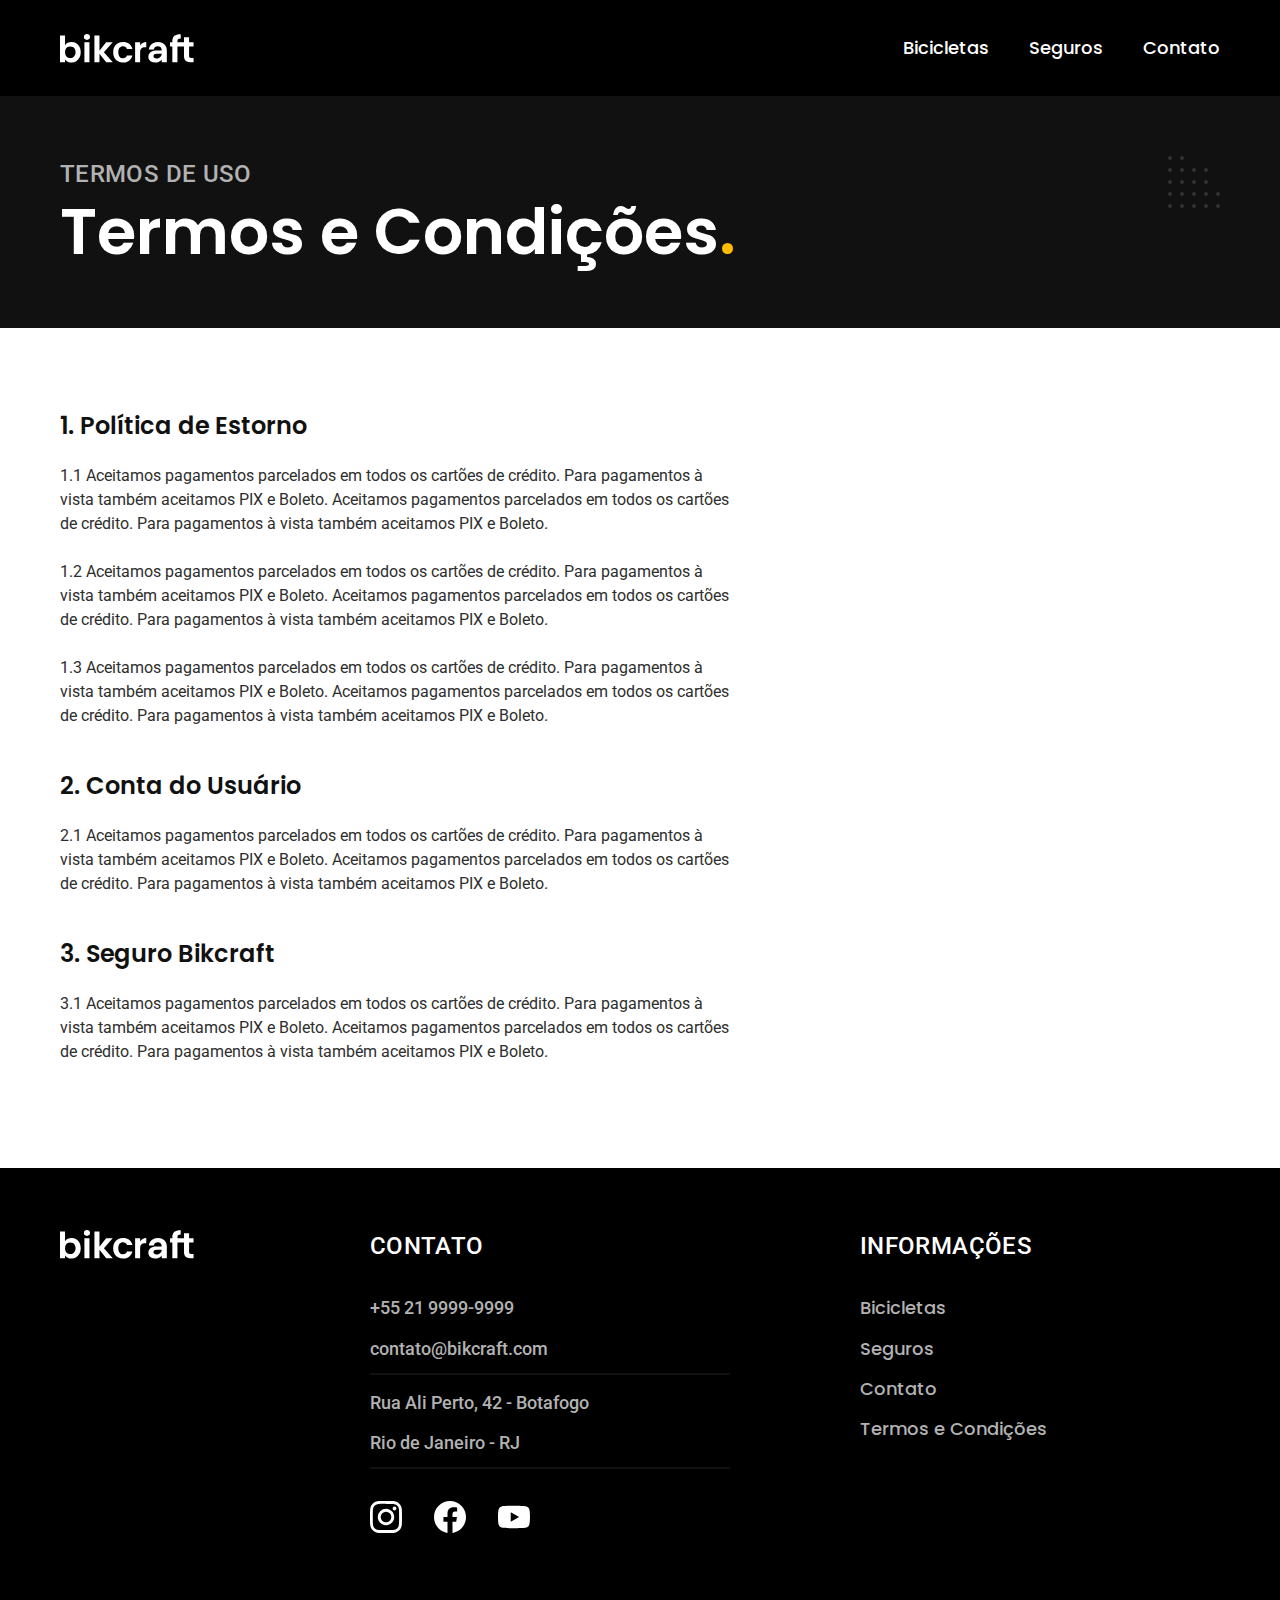
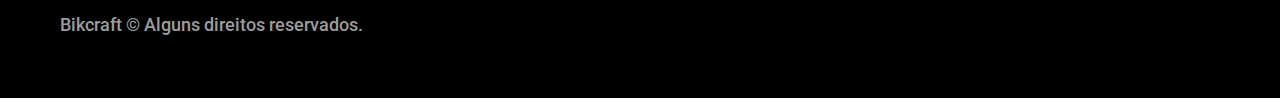
<file: termos.html>
<!DOCTYPE html>
<html lang="pt-br">

<head>
  <meta charset="UTF-8">
  <meta name="viewport" content="width=device-width, initial-scale=1.0">
  <meta name="description" content="Termos e Condições.">
  <link rel="preload" href="./css/style.css" as="style">
  <link rel="stylesheet" href="./css/style.css" />
  <link rel="preconnect" href="https://fonts.googleapis.com">
  <link rel="preconnect" href="https://fonts.gstatic.com" crossorigin>
  <link href="https://fonts.googleapis.com/css2?family=Merriweather:ital,wgth@1,900&family=Poppins:wght@400;600&family=Roboto:wght@400;500&display=swap" rel="stylesheet">

  <title>Termos e Condições|Bikcraft - Bicicletas Elétricas</title>
  <script>document.documentElement.classList.add('js');</script>
</head>

<body id="termos">
  <header class="header-bg">
    <div class="header container">
      <a href="./">
        <img src="./img/bikcraft.svg" alt="Bikcraft">
      </a>

      <nav aria-label="primária">
        <ul class="header-menu font-1-m c0">
          <li><a href="./bicicletas.html">Bicicletas</a></li>
          <li><a href="./seguros.html">Seguros</a></li>
          <li><a href="./contato.html">Contato</a></li>
        </ul>
      </nav>
    </div>
  </header>

  <main>
    <div class="title-bg">
      <div class="title container">
        <p class="font-2-l-b c5">Termos de uso</p>
        <h1 class="font-1-xxl c0">Termos e Condições<span class="p1">.</span></h1>
      </div>
    </div>

    <div class="termos font-2-s c10 container">
      <h2 class=" font-1-l c11"> 1. Política de Estorno</h2>
      <p>1.1 Aceitamos pagamentos parcelados em todos os cartões de crédito. Para pagamentos à vista também aceitamos PIX e Boleto. Aceitamos pagamentos parcelados em todos os cartões de crédito. Para pagamentos à vista também aceitamos PIX e Boleto.</p>
      <p>1.2 Aceitamos pagamentos parcelados em todos os cartões de crédito. Para pagamentos à vista também aceitamos PIX e Boleto. Aceitamos pagamentos parcelados em todos os cartões de crédito. Para pagamentos à vista também aceitamos PIX e Boleto.</p>
      <p>1.3 Aceitamos pagamentos parcelados em todos os cartões de crédito. Para pagamentos à vista também aceitamos PIX e Boleto. Aceitamos pagamentos parcelados em todos os cartões de crédito. Para pagamentos à vista também aceitamos PIX e Boleto.</p>
      <h2 class=" font-1-l c11">2. Conta do Usuário</h2>
      <p>2.1 Aceitamos pagamentos parcelados em todos os cartões de crédito. Para pagamentos à vista também aceitamos PIX e Boleto. Aceitamos pagamentos parcelados em todos os cartões de crédito. Para pagamentos à vista também aceitamos PIX e Boleto.</p>
      <h2 class=" font-1-l c11">3. Seguro Bikcraft</h2>
      <p>3.1 Aceitamos pagamentos parcelados em todos os cartões de crédito. Para pagamentos à vista também aceitamos PIX e Boleto. Aceitamos pagamentos parcelados em todos os cartões de crédito. Para pagamentos à vista também aceitamos PIX e Boleto.</p>
    </div>
  </main>

  <footer class="footer-bg">
    <div class="footer container">
      <img src="./img/bikcraft.svg" alt="Bikcraft">
      <div class="footer-contact">
        <h3 class="font-2-l-b c0">Contato</h3>
        <ul class="font-2-m c5">
          <li><a href="tel:+552199999999"> +55 21 9999-9999</a></li>
          <li><a href="mailto:contato@bikcraft.com">contato@bikcraft.com</a></li>
          <li>Rua Ali Perto, 42 - Botafogo</li>
          <li>Rio de Janeiro - RJ</li>
        </ul>

        <div class="footer-rede">
          <a href="./">
            <img src="./img/redes/instagram.svg" alt="Insta">
          </a>
          <a href="./">
            <img src="./img/redes/facebook.svg" alt="Face">
          </a>
          <a href="./">
            <img src="./img/redes/youtube.svg" alt="Youtube">
          </a>
        </div>
      </div>
      <div class="footer-info">
        <h3 class="font-2-l-b c0">Informações</h3>
        <nav>
          <ul class="font-1-m c5">
            <li><a href="./bicicletas.html">Bicicletas</a></li>
            <li><a href="./seguros.html">Seguros</a></li>
            <li><a href="./contato.html">Contato</a></li>
            <li><a href="./termos.html">Termos e Condições</a></li>
          </ul>
        </nav>
      </div>
      <p class="font-2-m c6 footer-copy">Bikcraft © Alguns direitos reservados.</p>
    </div>
  </footer>

  <script src="./js/script.js"></script>
</body>

</html>
</file>
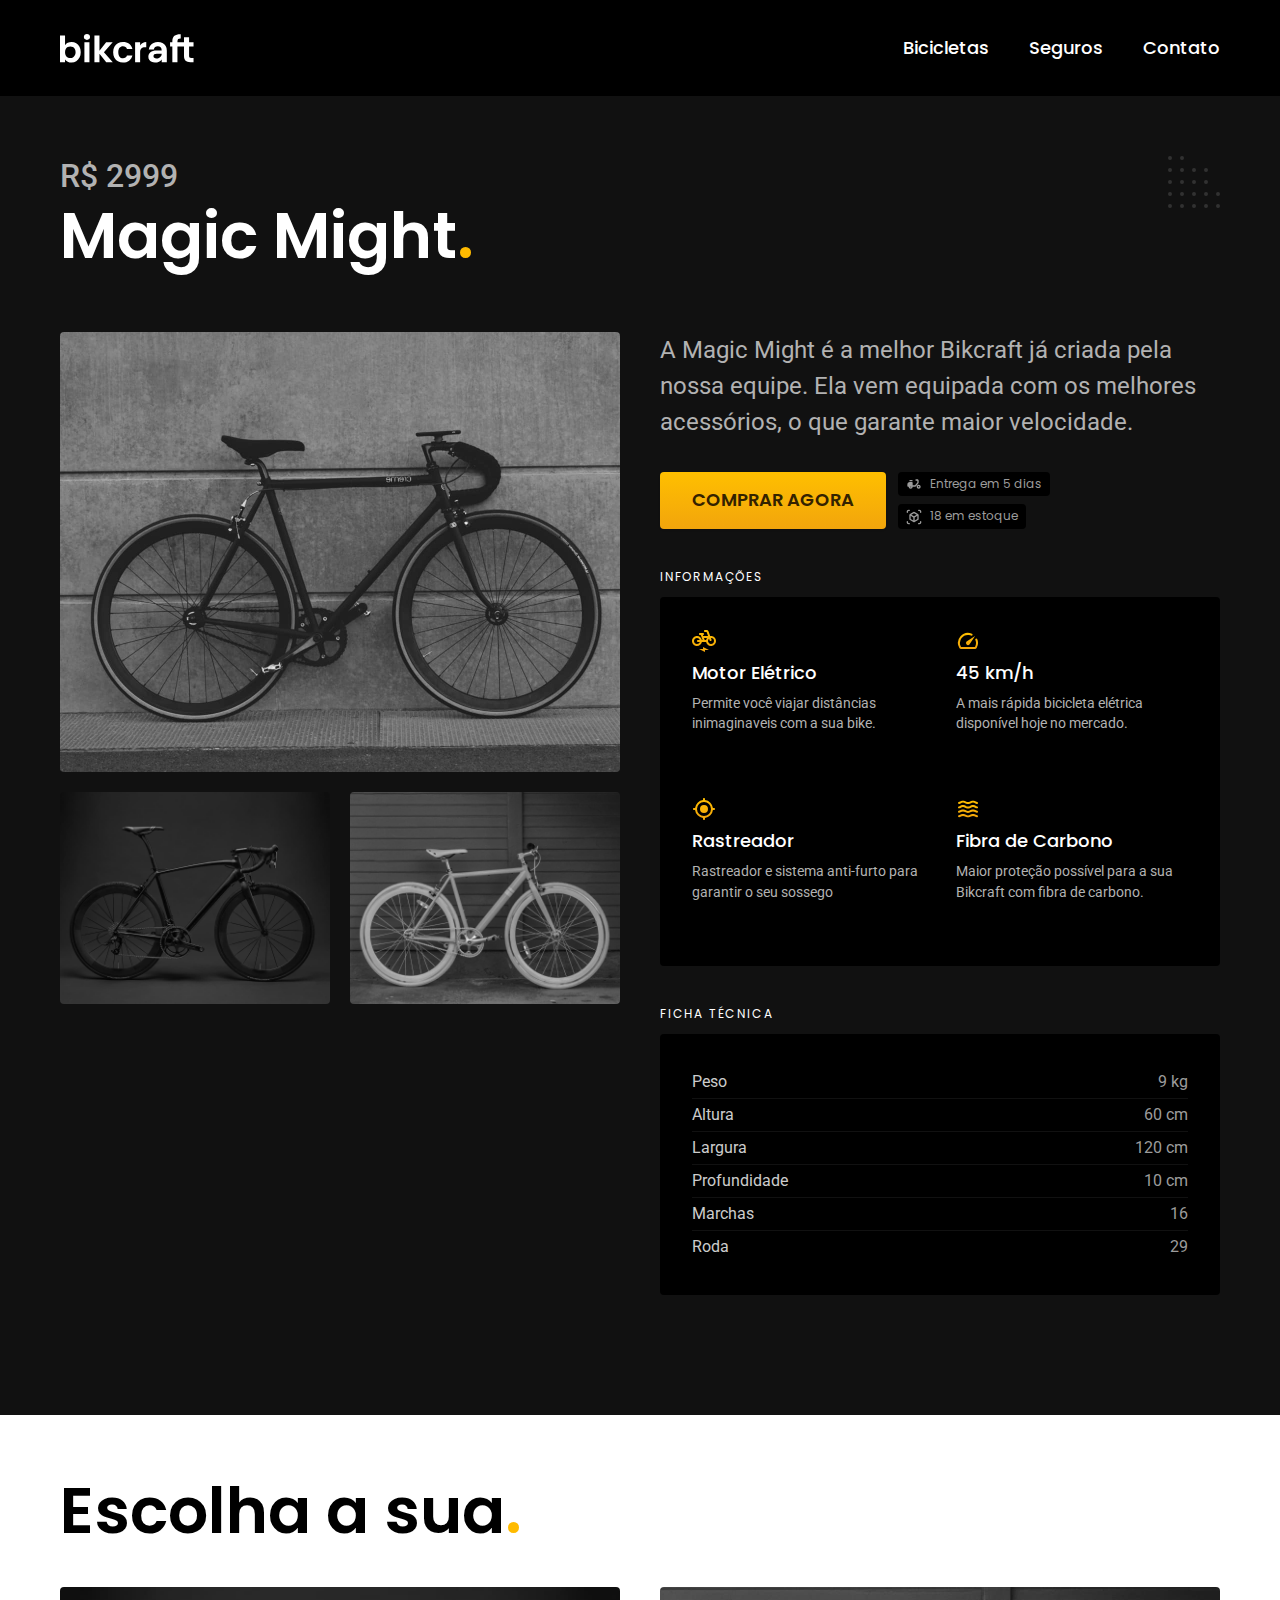
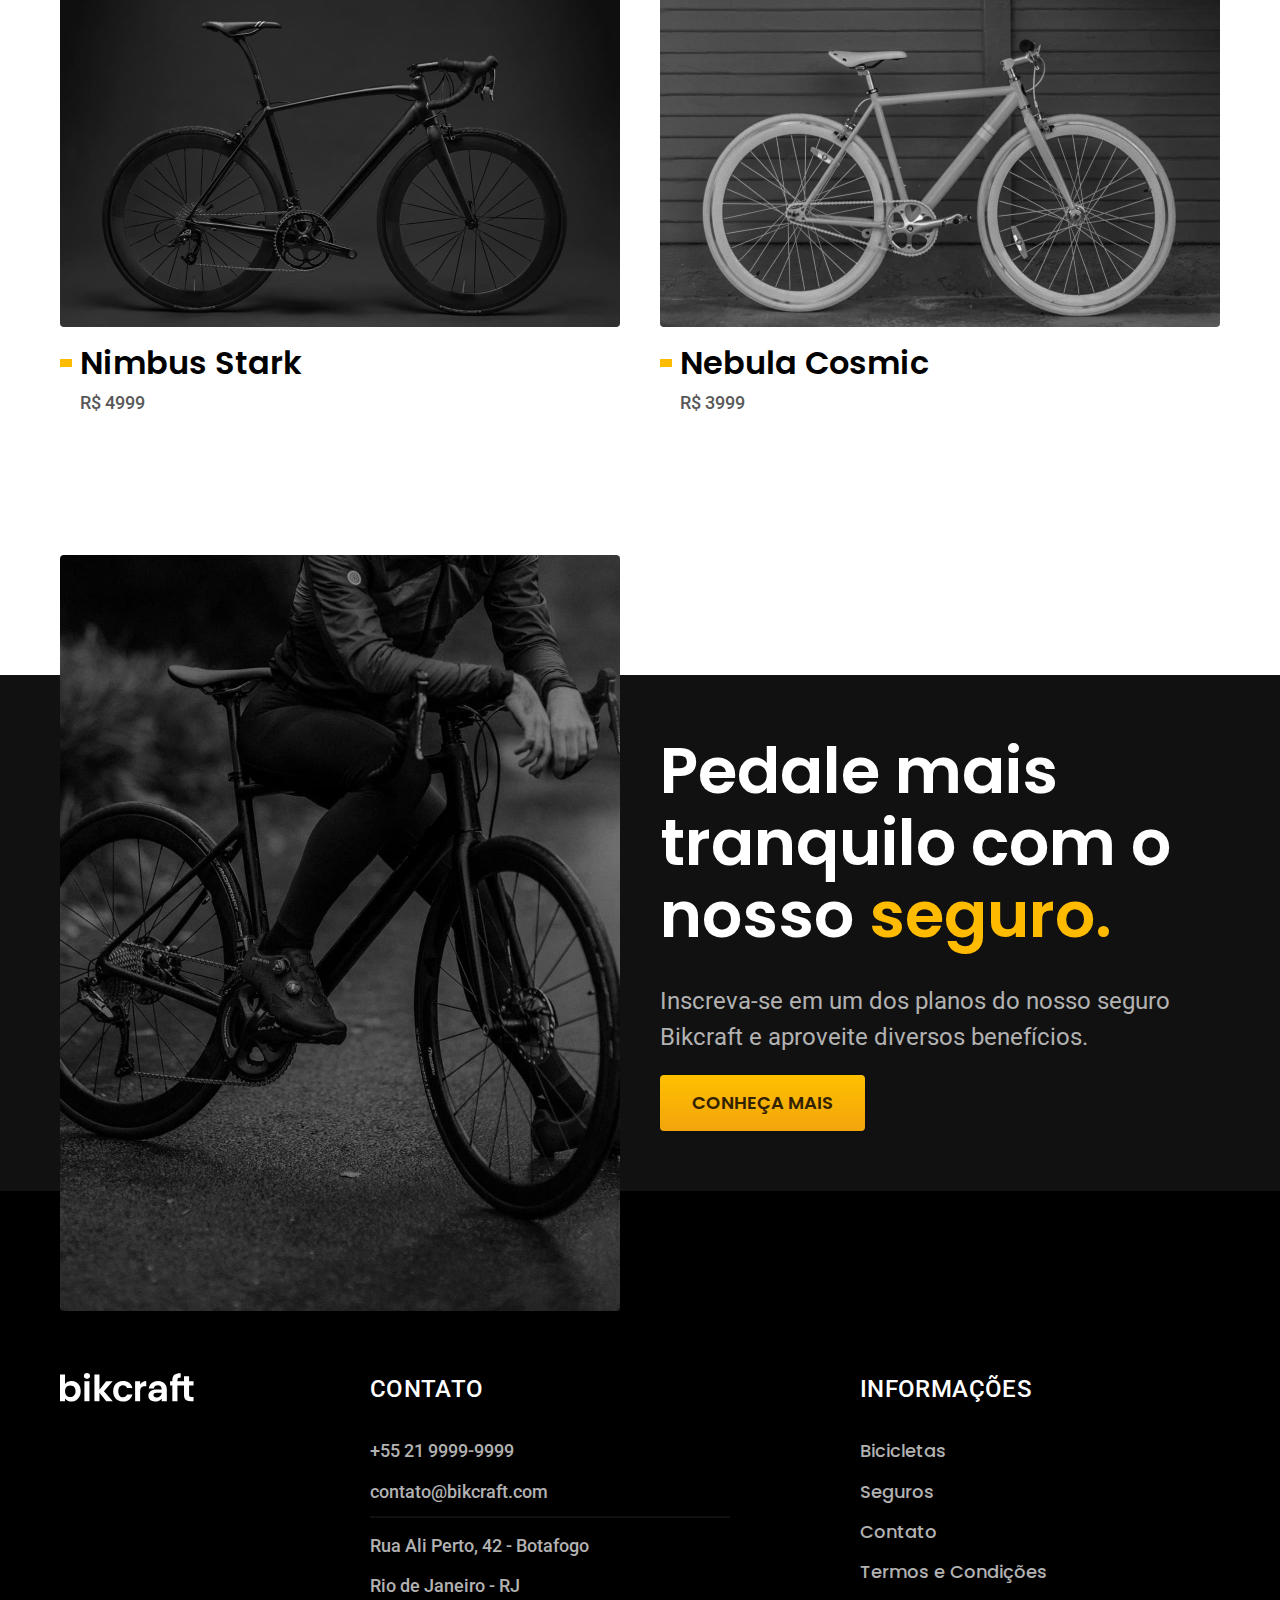
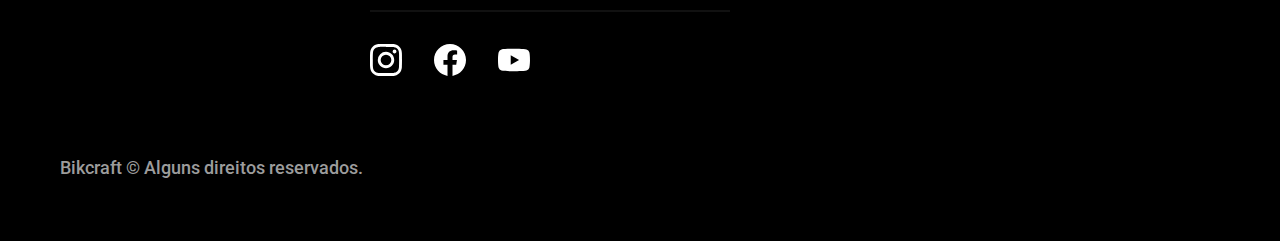
<file: bicicletas/magic.html>
<!DOCTYPE html>
<html lang="pt-br">

<head>
  <meta charset="UTF-8">
  <meta name="viewport" content="width=device-width, initial-scale=1.0">
  <meta name="description" content="Magic Might.">
  <link rel="stylesheet" href="../css/style.css" />
  <link rel="preconnect" href="https://fonts.googleapis.com">
  <link rel="preconnect" href="https://fonts.gstatic.com" crossorigin>
  <link href="https://fonts.googleapis.com/css2?family=Merriweather:ital,wgth@1,900&family=Poppins:wght@400;600&family=Roboto:wght@400;500&display=swap" rel="stylesheet">

  <title>Magic|Bikcraft - Bicicletas Elétricas</title>
  <script>document.documentElement.classList.add('js');</script>
</head>

<body id="nimbus">
  <header class="header-bg">
    <div class="header container">
      <a href="../">
        <img src="../img/bikcraft.svg" alt="Bikcraft">
      </a>

      <nav aria-label="primária">
        <ul class="header-menu font-1-m c0">
          <li><a href="../bicicletas.html">Bicicletas</a></li>
          <li><a href="../seguros.html">Seguros</a></li>
          <li><a href="../contato.html">Contato</a></li>
        </ul>
      </nav>
    </div>
  </header>

  <main class="title-bg">
    <div>
      <div class="title container">
        <p class="font-2-xl c5">R$ 2999</p>
        <h1 class="font-1-xxl c0">Magic Might<span class="p1">.</span></h1>
      </div>
    </div>
    <div class="bicicleta container">
      <div class="bicicleta-imagens">
        <img src="../img/bicicleta/nimbus2.jpg" alt="bike preta">
        <img src="../img/bicicleta/nimbus1.jpg" alt="bike preta">
        <img src="../img/bicicleta/nimbus3.jpg" alt="bike branca">
      </div>
      <div class="bicicleta-conteudo">
        <p class="font-2-l c5">A Magic Might é a melhor Bikcraft já criada pela nossa equipe. Ela vem equipada com os melhores acessórios, o que garante maior velocidade.</p>
        <div class="bicicleta-comprar">
          <a class="bt" href="../orcamento.html?tipo=bikcraft&produto=magic">Comprar Agora</a>
          <span class="font-1-xs c6"><img src="../img/icones/entrega.svg" alt="">Entrega em 5 dias</span>
          <span class="font-1-xs c6"><img src="../img/icones/estoque.svg" alt="">18 em estoque</span>
        </div>

        <h2 class="font-1-xs c0">Informações</h2>
        <ul class="bicicleta-info">
          <li>
            <img src="../img/icones/eletrica.svg" alt="">
            <h3 class=" font-1-m c0">Motor Elétrico</h3>
            <p class="font-2-xs c5">Permite você viajar distâncias inimaginaveis com a sua bike.</p>
          </li>
          <li>
            <img src="../img/icones/velocidade.svg" alt="">
            <h3 class=" font-1-m c0">45 km/h</h3>
            <p class="font-2-xs c5"> A mais rápida bicicleta elétrica disponível hoje no mercado.</p>
          </li>
          <li>
            <img src="../img/icones/rastreador.svg" alt="">
            <h3 class=" font-1-m c0">Rastreador</h3>
            <p class="font-2-xs c5">Rastreador e sistema anti-furto para garantir o seu sossego</p>
          </li>
          <li>
            <img src="../img/icones/carbono.svg" alt="">
            <h3 class=" font-1-m c0">Fibra de Carbono</h3>
            <p class="font-2-xs c5">Maior proteção possível para a sua Bikcraft com fibra de carbono.</p>
          </li>
        </ul>
        <h2 class="font-1-xs c0">Ficha técnica</h2>
        <ul class="bicicleta-ficha font-2-s c4">
          <li>Peso <span>9 kg</span></li>
          <li>Altura <span>60 cm</span></li>
          <li>Largura <span>120 cm</span></li>
          <li>Profundidade <span>10 cm</span></li>
          <li>Marchas <span>16</span></li>
          <li>Roda <span>29</span></li>
        </ul>
      </div>
    </div>
  </main>

  <article class="bike-list container">
    <h2 class="font-1-xxl">Escolha a sua<span class="p1">.</span></h2>

    <ul>
      <li>
        <a href="./nimbus.html">
          <img src="../img/bicicletas/nimbus.jpg" alt="Bike preta">
          <h3 class=" font-1-xl">Nimbus Stark</h3>
          <span class="font-2-m c8">R$ 4999</span>
        </a>
      </li>
      <li>
        <a href="./nebula.html">
          <img src="../img/bicicletas/nebula.jpg" alt="Bike preta">
          <h3 class=" font-1-xl">Nebula Cosmic</h3>
          <span class="font-2-m c8">R$ 3999</span>
        </a>
      </li>
    </ul>
  </article>

  <article class="seguro-bg">
    <div class="seguro container">
      <div class="seguro-img">
        <img src="../img/fotos/seguros.jpg" alt="Pessoa em cima da bike">
      </div>
      <div class="seguro-content">
        <h2 class="font-1-xxl c0">Pedale mais tranquilo com o nosso <span class="p1">seguro.</span></h2>
        <p class="font-2-l c5">Inscreva-se em um dos planos do nosso seguro Bikcraft e aproveite diversos benefícios.</p>
        <a class="bt" href="../seguros.html">Conheça Mais</a>
      </div>
    </div>
  </article>

  <footer class="footer-bg">
    <div class="footer container">
      <img src="../img/bikcraft.svg" alt="Bikcraft">
      <div class="footer-contact">
        <h3 class="font-2-l-b c0">Contato</h3>
        <ul class="font-2-m c5">
          <li><a href="tel:+552199999999"> +55 21 9999-9999</a></li>
          <li><a href="mailto:contato@bikcraft.com">contato@bikcraft.com</a></li>
          <li>Rua Ali Perto, 42 - Botafogo</li>
          <li>Rio de Janeiro - RJ</li>
        </ul>

        <div class="footer-rede">
          <a href="../">
            <img src="../img/redes/instagram.svg" alt="Insta">
          </a>
          <a href="../">
            <img src="../img/redes/facebook.svg" alt="Face">
          </a>
          <a href="../">
            <img src="../img/redes/youtube.svg" alt="Youtube">
          </a>
        </div>
      </div>
      <div class="footer-info">
        <h3 class="font-2-l-b c0">Informações</h3>
        <nav>
          <ul class="font-1-m c5">
            <li><a href="../bicicletas.html">Bicicletas</a></li>
            <li><a href="../seguros.html">Seguros</a></li>
            <li><a href="../contato.html">Contato</a></li>
            <li><a href="../termos.html">Termos e Condições</a></li>
          </ul>
        </nav>
      </div>
      <p class="font-2-m c6 footer-copy">Bikcraft © Alguns direitos reservados.</p>
    </div>
  </footer>

  <script src="../js/script.js"></script>
</body>

</html>
</file>
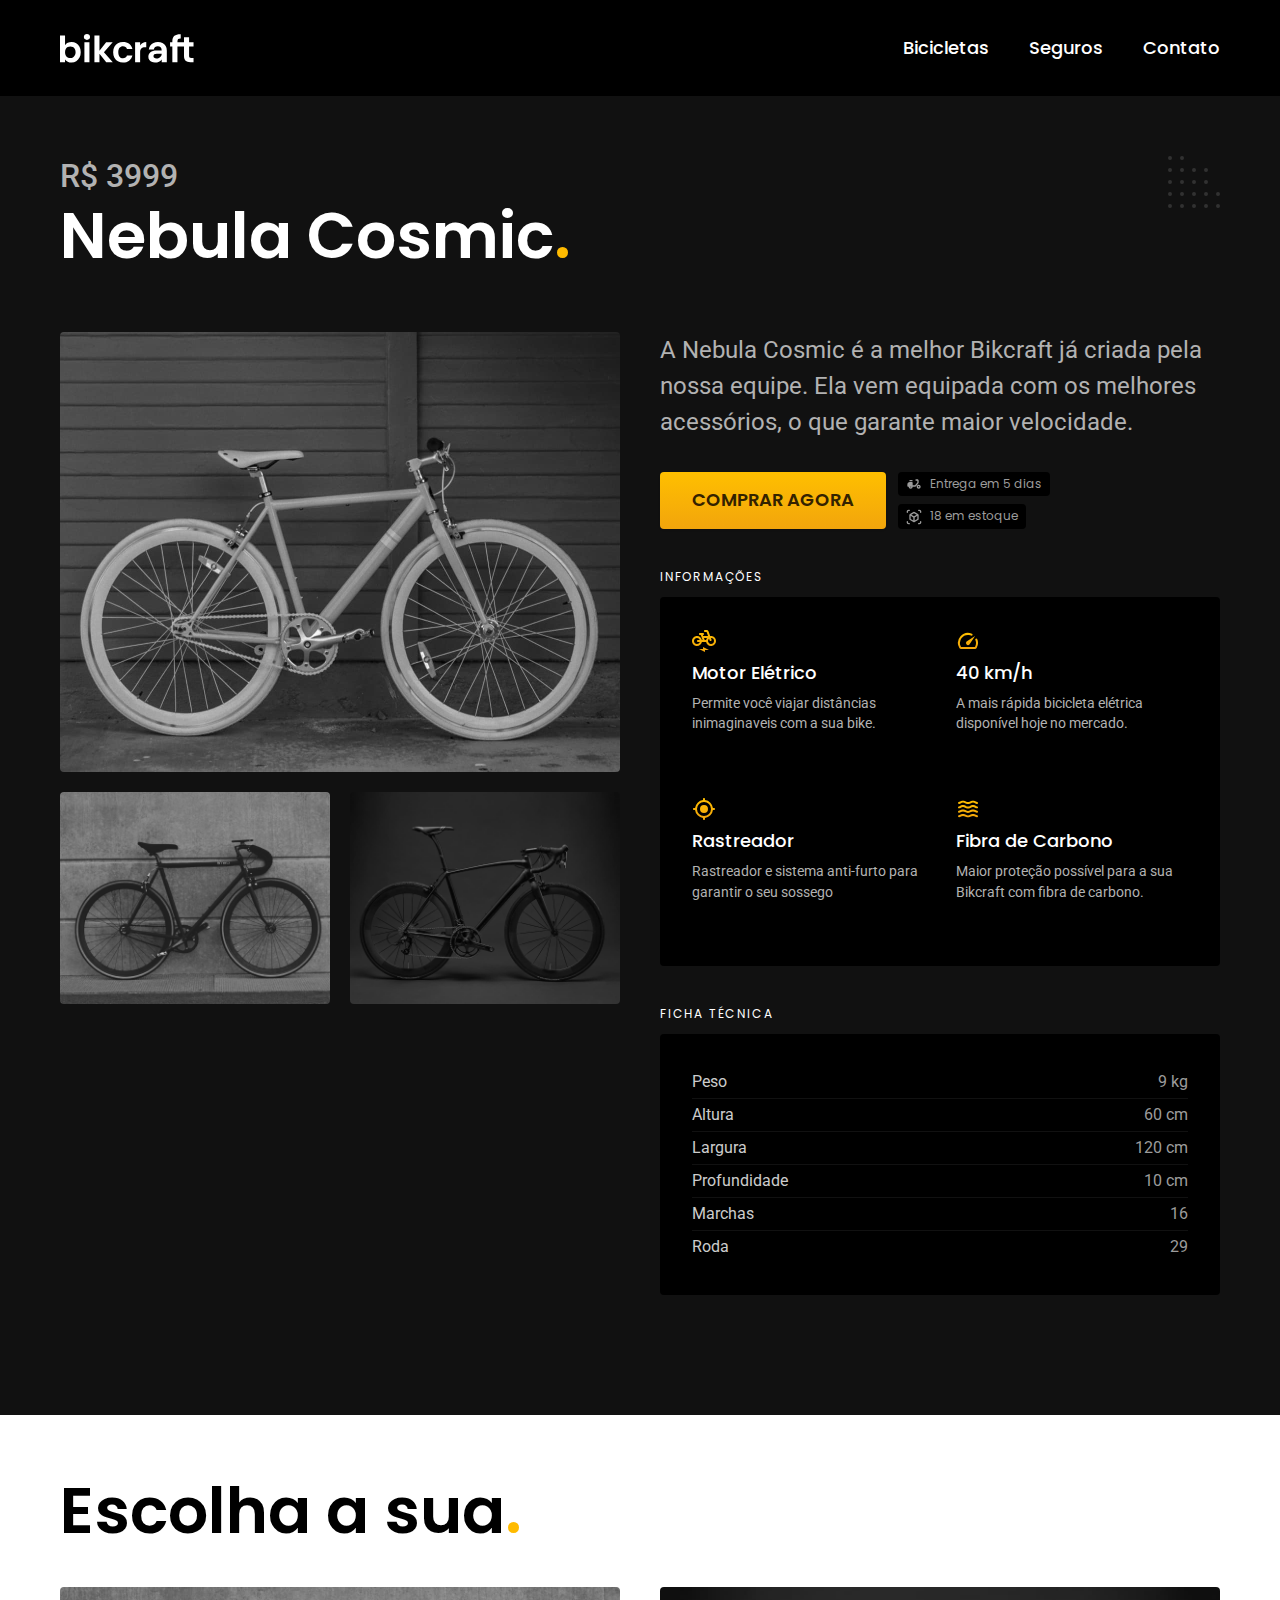
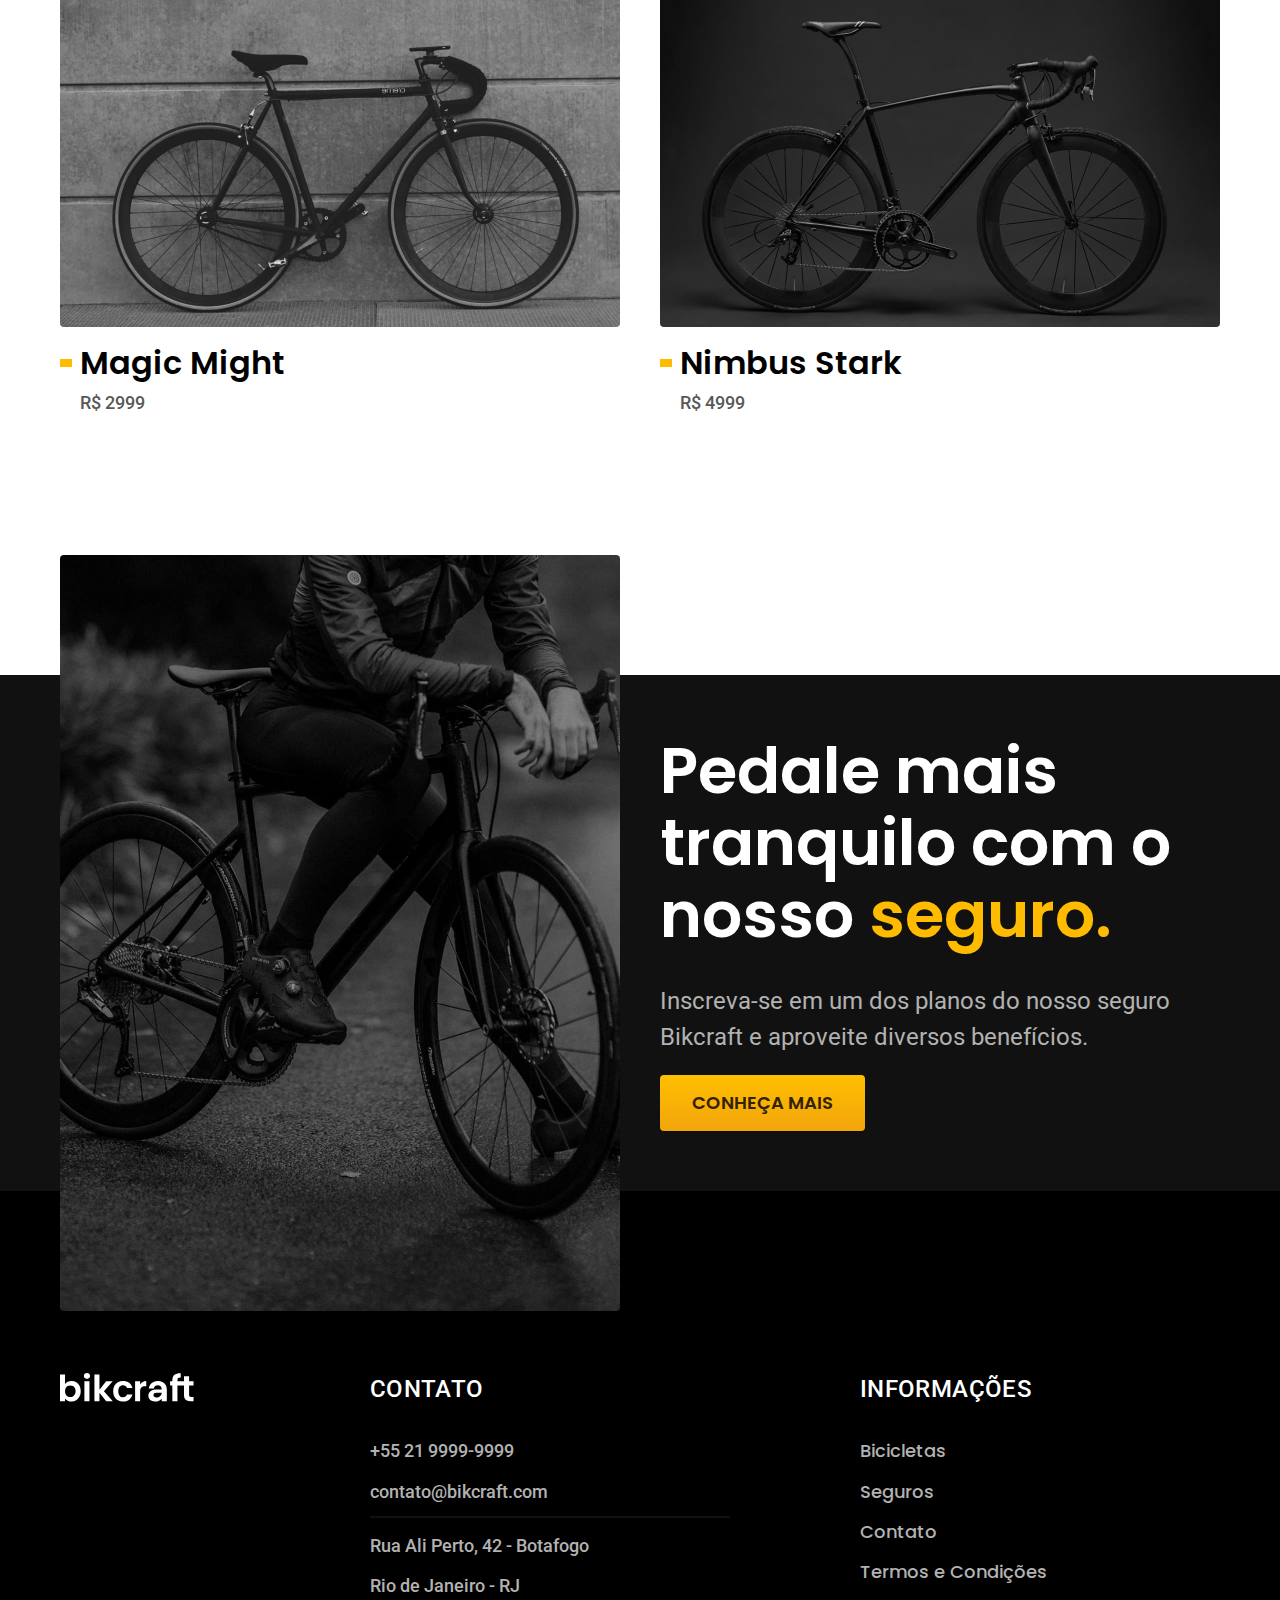
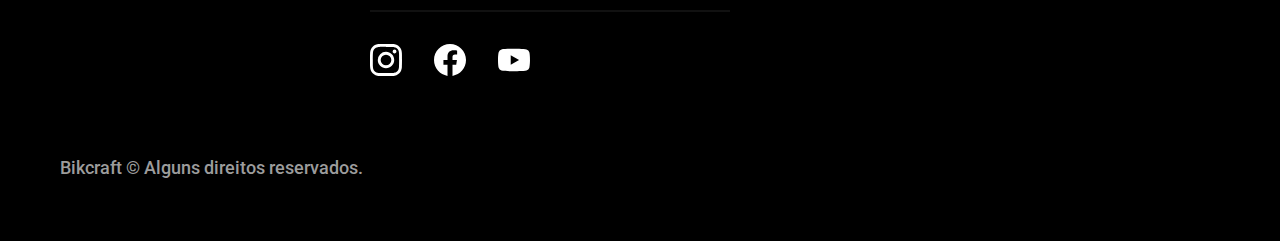
<file: bicicletas/nebula.html>
<!DOCTYPE html>
<html lang="pt-br">

<head>
  <meta charset="UTF-8">
  <meta name="viewport" content="width=device-width, initial-scale=1.0">
  <meta name="description" content="Nebula Cosmic.">
  <link rel="stylesheet" href="../css/style.css" />
  <link rel="preconnect" href="https://fonts.googleapis.com">
  <link rel="preconnect" href="https://fonts.gstatic.com" crossorigin>
  <link href="https://fonts.googleapis.com/css2?family=Merriweather:ital,wgth@1,900&family=Poppins:wght@400;600&family=Roboto:wght@400;500&display=swap" rel="stylesheet">

  <title>Nebula|Bikcraft - Bicicletas Elétricas</title>
  <script>document.documentElement.classList.add('js');</script>
</head>

<body id="nimbus">
  <header class="header-bg">
    <div class="header container">
      <a href="../">
        <img src="../img/bikcraft.svg" alt="Bikcraft">
      </a>

      <nav aria-label="primária">
        <ul class="header-menu font-1-m c0">
          <li><a href="../bicicletas.html">Bicicletas</a></li>
          <li><a href="../seguros.html">Seguros</a></li>
          <li><a href="../contato.html">Contato</a></li>
        </ul>
      </nav>
    </div>
  </header>

  <main class="title-bg">
    <div>
      <div class="title container">
        <p class="font-2-xl c5">R$ 3999</p>
        <h1 class="font-1-xxl c0">Nebula Cosmic<span class="p1">.</span></h1>
      </div>
    </div>
    <div class="bicicleta container">
      <div class="bicicleta-imagens">
        <img src="../img/bicicleta/nimbus3.jpg" alt="bike branca">
        <img src="../img/bicicleta/nimbus2.jpg" alt="bike preta">
        <img src="../img/bicicleta/nimbus1.jpg" alt="bike preta">
      </div>
      <div class="bicicleta-conteudo">
        <p class="font-2-l c5">A Nebula Cosmic é a melhor Bikcraft já criada pela nossa equipe. Ela vem equipada com os melhores acessórios, o que garante maior velocidade.</p>
        <div class="bicicleta-comprar">
          <a class="bt" href="../orcamento.html?tipo=bikcraft&produto=nebula">Comprar Agora</a>
          <span class="font-1-xs c6"><img src="../img/icones/entrega.svg" alt="">Entrega em 5 dias</span>
          <span class="font-1-xs c6"><img src="../img/icones/estoque.svg" alt="">18 em estoque</span>
        </div>

        <h2 class="font-1-xs c0">Informações</h2>
        <ul class="bicicleta-info">
          <li>
            <img src="../img/icones/eletrica.svg" alt="">
            <h3 class=" font-1-m c0">Motor Elétrico</h3>
            <p class="font-2-xs c5">Permite você viajar distâncias inimaginaveis com a sua bike.</p>
          </li>
          <li>
            <img src="../img/icones/velocidade.svg" alt="">
            <h3 class=" font-1-m c0">40 km/h</h3>
            <p class="font-2-xs c5"> A mais rápida bicicleta elétrica disponível hoje no mercado.</p>
          </li>
          <li>
            <img src="../img/icones/rastreador.svg" alt="">
            <h3 class=" font-1-m c0">Rastreador</h3>
            <p class="font-2-xs c5">Rastreador e sistema anti-furto para garantir o seu sossego</p>
          </li>
          <li>
            <img src="../img/icones/carbono.svg" alt="">
            <h3 class=" font-1-m c0">Fibra de Carbono</h3>
            <p class="font-2-xs c5">Maior proteção possível para a sua Bikcraft com fibra de carbono.</p>
          </li>
        </ul>
        <h2 class="font-1-xs c0">Ficha técnica</h2>
        <ul class="bicicleta-ficha font-2-s c4">
          <li>Peso <span>9 kg</span></li>
          <li>Altura <span>60 cm</span></li>
          <li>Largura <span>120 cm</span></li>
          <li>Profundidade <span>10 cm</span></li>
          <li>Marchas <span>16</span></li>
          <li>Roda <span>29</span></li>
        </ul>
      </div>
    </div>
  </main>

  <article class="bike-list container">
    <h2 class="font-1-xxl">Escolha a sua<span class="p1">.</span></h2>

    <ul>
      <li>
        <a href="./magic.html">
          <img src="../img/bicicletas/magic.jpg" alt="Bike preta">
          <h3 class=" font-1-xl">Magic Might</h3>
          <span class="font-2-m c8">R$ 2999</span>
        </a>
      </li>
      <li>
        <a href="./nimbus.html">
          <img src="../img/bicicletas/nimbus.jpg" alt="Bike preta">
          <h3 class=" font-1-xl">Nimbus Stark</h3>
          <span class="font-2-m c8">R$ 4999</span>
        </a>
      </li>
    </ul>
  </article>

  <article class="seguro-bg">
    <div class="seguro container">
      <div class="seguro-img">
        <img src="../img/fotos/seguros.jpg" alt="Pessoa em cima da bike">
      </div>
      <div class="seguro-content">
        <h2 class="font-1-xxl c0">Pedale mais tranquilo com o nosso <span class="p1">seguro.</span></h2>
        <p class="font-2-l c5">Inscreva-se em um dos planos do nosso seguro Bikcraft e aproveite diversos benefícios.</p>
        <a class="bt" href="../seguros.html">Conheça Mais</a>
      </div>
    </div>
  </article>

  <footer class="footer-bg">
    <div class="footer container">
      <img src="../img/bikcraft.svg" alt="Bikcraft">
      <div class="footer-contact">
        <h3 class="font-2-l-b c0">Contato</h3>
        <ul class="font-2-m c5">
          <li><a href="tel:+552199999999"> +55 21 9999-9999</a></li>
          <li><a href="mailto:contato@bikcraft.com">contato@bikcraft.com</a></li>
          <li>Rua Ali Perto, 42 - Botafogo</li>
          <li>Rio de Janeiro - RJ</li>
        </ul>

        <div class="footer-rede">
          <a href="../">
            <img src="../img/redes/instagram.svg" alt="Insta">
          </a>
          <a href="../">
            <img src="../img/redes/facebook.svg" alt="Face">
          </a>
          <a href="../">
            <img src="../img/redes/youtube.svg" alt="Youtube">
          </a>
        </div>
      </div>
      <div class="footer-info">
        <h3 class="font-2-l-b c0">Informações</h3>
        <nav>
          <ul class="font-1-m c5">
            <li><a href="../bicicletas.html">Bicicletas</a></li>
            <li><a href="../seguros.html">Seguros</a></li>
            <li><a href="../contato.html">Contato</a></li>
            <li><a href="../termos.html">Termos e Condições</a></li>
          </ul>
        </nav>
      </div>
      <p class="font-2-m c6 footer-copy">Bikcraft © Alguns direitos reservados.</p>
    </div>
  </footer>

  <script src="../js/script.js"></script>
</body>

</html>
</file>
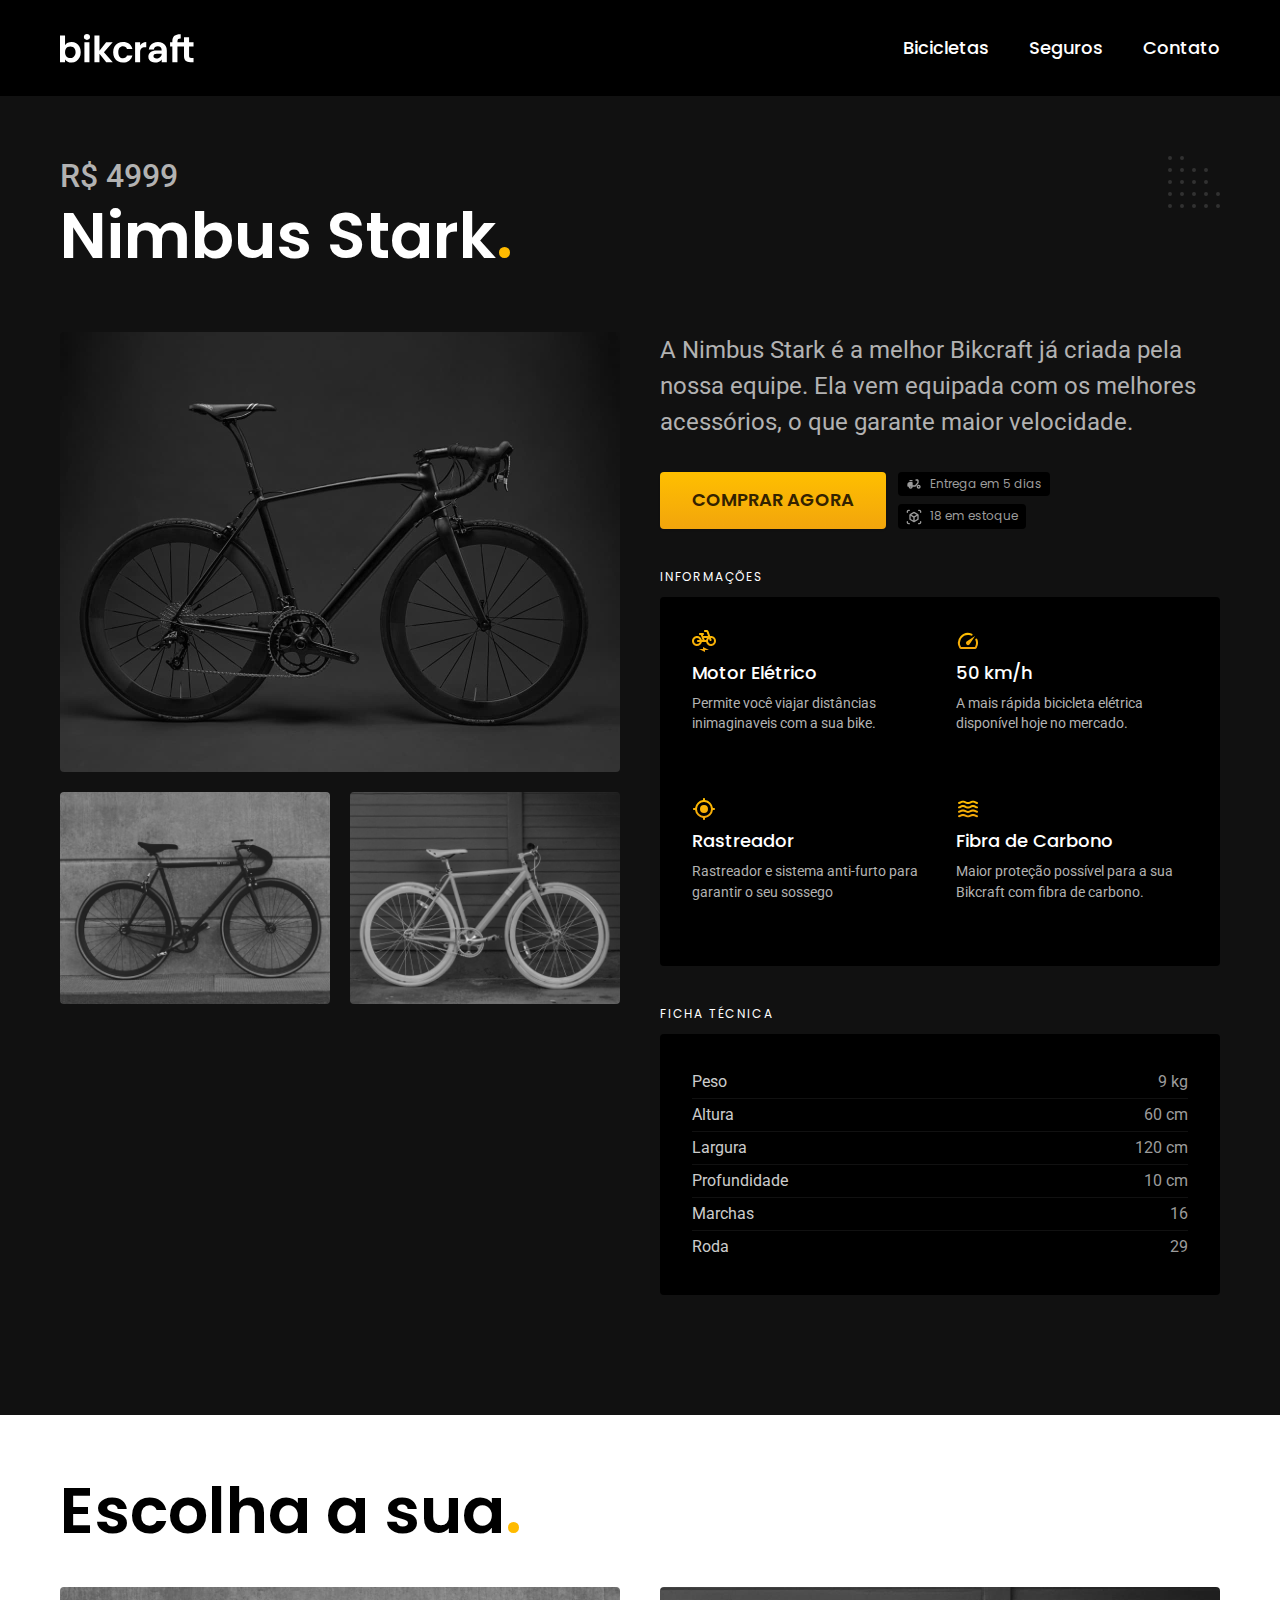
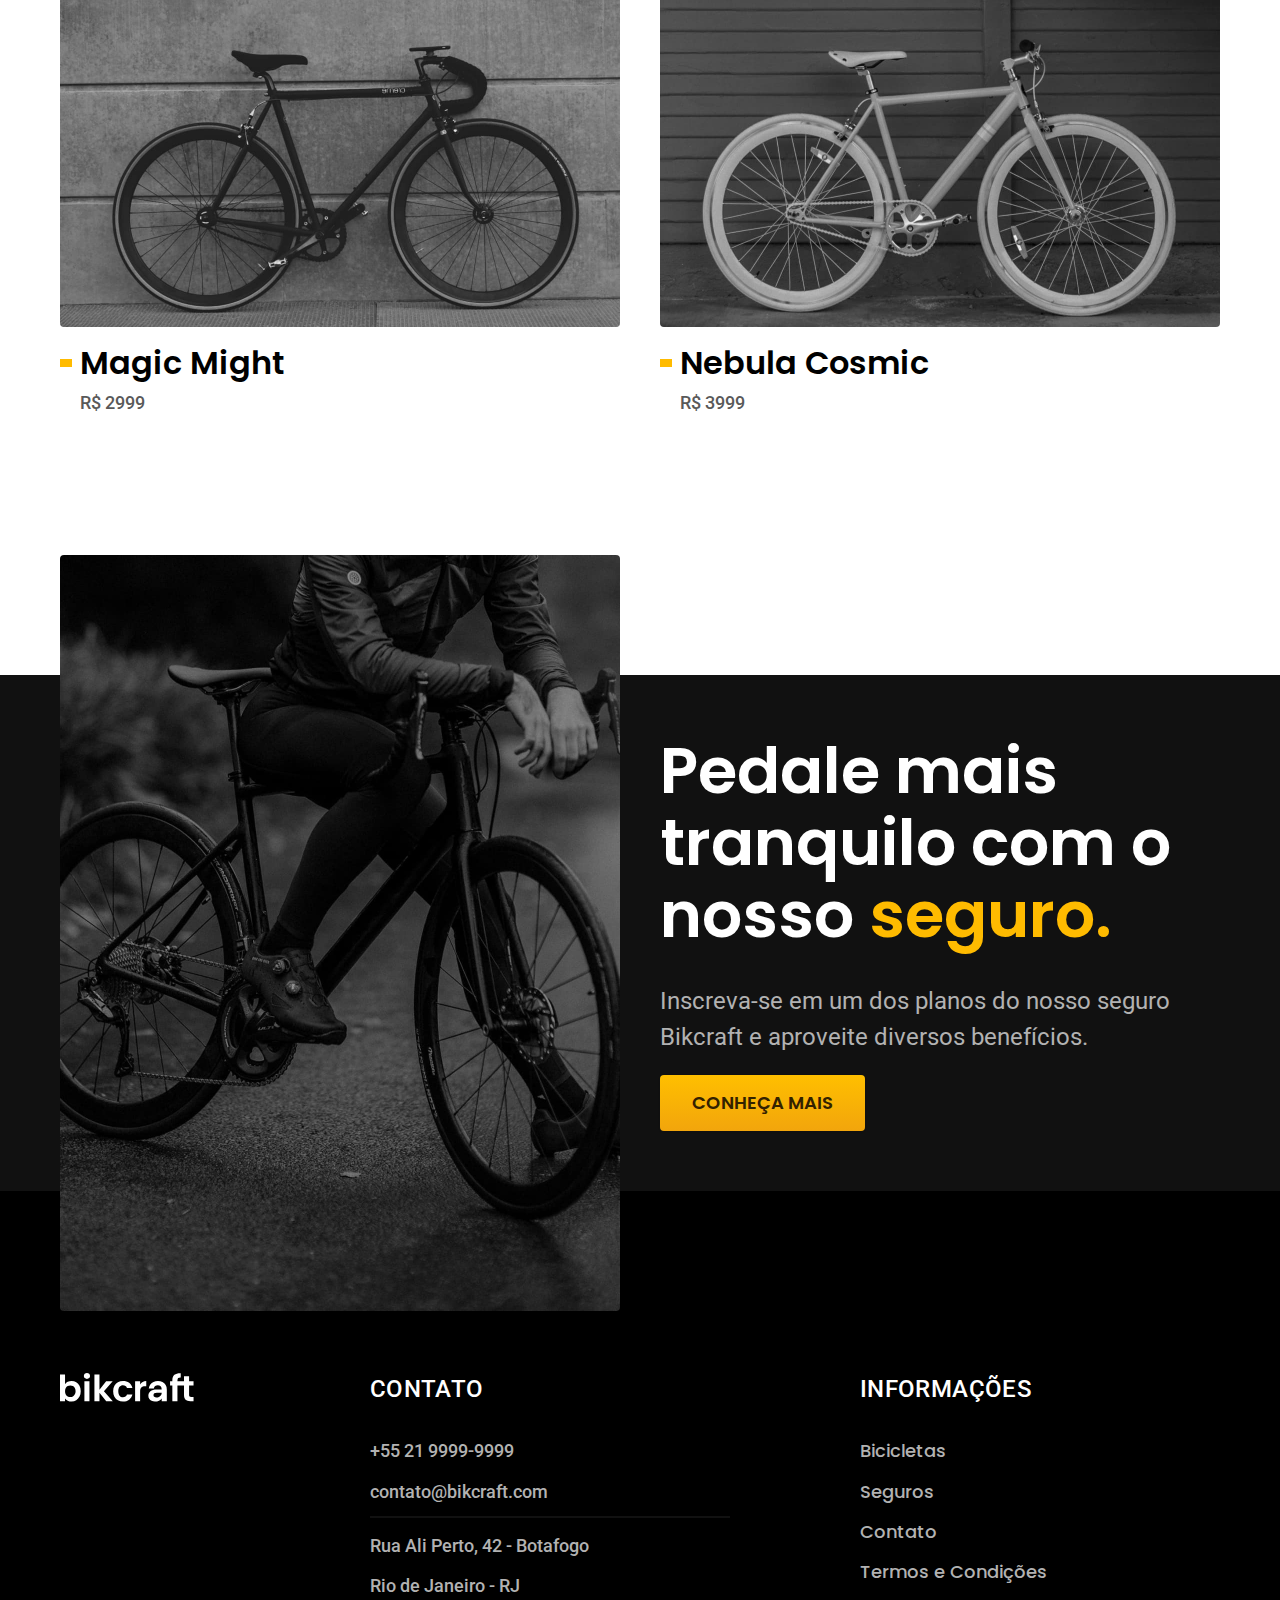
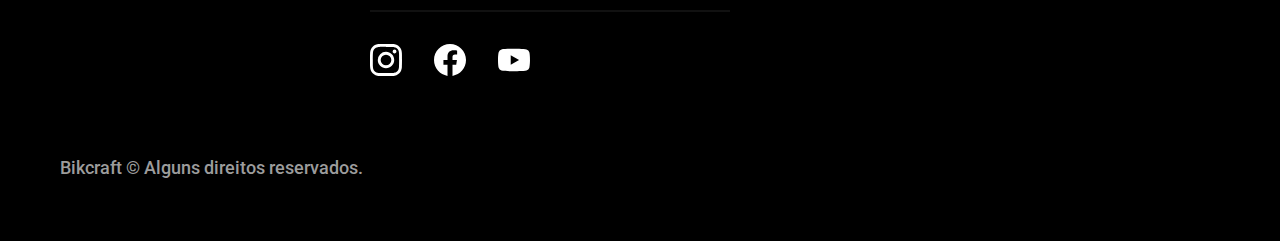
<file: bicicletas/nimbus.html>
<!DOCTYPE html>
<html lang="pt-br">

<head>
  <meta charset="UTF-8">
  <meta name="viewport" content="width=device-width, initial-scale=1.0">
  <meta name="description" content="Nimbus.">
  <link rel="stylesheet" href="../css/style.css" />
  <link rel="preconnect" href="https://fonts.googleapis.com">
  <link rel="preconnect" href="https://fonts.gstatic.com" crossorigin>
  <link href="https://fonts.googleapis.com/css2?family=Merriweather:ital,wgth@1,900&family=Poppins:wght@400;600&family=Roboto:wght@400;500&display=swap" rel="stylesheet">

  <title>Nimbus|Bikcraft - Bicicletas Elétricas</title>
  <script>document.documentElement.classList.add('js');</script>
</head>

<body id="nimbus">
  <header class="header-bg">
    <div class="header container">
      <a href="../">
        <img src="../img/bikcraft.svg" alt="Bikcraft">
      </a>

      <nav aria-label="primária">
        <ul class="header-menu font-1-m c0">
          <li><a href="../bicicletas.html">Bicicletas</a></li>
          <li><a href="../seguros.html">Seguros</a></li>
          <li><a href="../contato.html">Contato</a></li>
        </ul>
      </nav>
    </div>
  </header>

  <main class="title-bg">
    <div>
      <div class="title container">
        <p class="font-2-xl c5">R$ 4999</p>
        <h1 class="font-1-xxl c0">Nimbus Stark<span class="p1">.</span></h1>
      </div>
    </div>
    <div class="bicicleta container">
      <div class="bicicleta-imagens">
        <img src="../img/bicicleta/nimbus1.jpg" alt="bike preta">
        <img src="../img/bicicleta/nimbus2.jpg" alt="bike preta">
        <img src="../img/bicicleta/nimbus3.jpg" alt="bike branca">
      </div>
      <div class="bicicleta-conteudo">
        <p class="font-2-l c5">A Nimbus Stark é a melhor Bikcraft já criada pela nossa equipe. Ela vem equipada com os melhores acessórios, o que garante maior velocidade.</p>
        <div class="bicicleta-comprar">
          <a class="bt" href="../orcamento.html?tipo=bikcraft&produto=nimbus">Comprar Agora</a>
          <span class="font-1-xs c6"><img src="../img/icones/entrega.svg" alt="">Entrega em 5 dias</span>
          <span class="font-1-xs c6"><img src="../img/icones/estoque.svg" alt="">18 em estoque</span>
        </div>

        <h2 class="font-1-xs c0">Informações</h2>
        <ul class="bicicleta-info">
          <li>
            <img src="../img/icones/eletrica.svg" alt="">
            <h3 class=" font-1-m c0">Motor Elétrico</h3>
            <p class="font-2-xs c5">Permite você viajar distâncias inimaginaveis com a sua bike.</p>
          </li>
          <li>
            <img src="../img/icones/velocidade.svg" alt="">
            <h3 class=" font-1-m c0">50 km/h</h3>
            <p class="font-2-xs c5"> A mais rápida bicicleta elétrica disponível hoje no mercado.</p>
          </li>
          <li>
            <img src="../img/icones/rastreador.svg" alt="">
            <h3 class=" font-1-m c0">Rastreador</h3>
            <p class="font-2-xs c5">Rastreador e sistema anti-furto para garantir o seu sossego</p>
          </li>
          <li>
            <img src="../img/icones/carbono.svg" alt="">
            <h3 class=" font-1-m c0">Fibra de Carbono</h3>
            <p class="font-2-xs c5">Maior proteção possível para a sua Bikcraft com fibra de carbono.</p>
          </li>
        </ul>
        <h2 class="font-1-xs c0">Ficha técnica</h2>
        <ul class="bicicleta-ficha font-2-s c4">
          <li>Peso <span>9 kg</span></li>
          <li>Altura <span>60 cm</span></li>
          <li>Largura <span>120 cm</span></li>
          <li>Profundidade <span>10 cm</span></li>
          <li>Marchas <span>16</span></li>
          <li>Roda <span>29</span></li>
        </ul>
      </div>
    </div>
  </main>

  <article class="bike-list container">
    <h2 class="font-1-xxl">Escolha a sua<span class="p1">.</span></h2>

    <ul>
      <li>
        <a href="./magic.html">
          <img src="../img/bicicletas/magic.jpg" alt="Bike preta">
          <h3 class=" font-1-xl">Magic Might</h3>
          <span class="font-2-m c8">R$ 2999</span>
        </a>
      </li>
      <li>
        <a href="./nebula.html">
          <img src="../img/bicicletas/nebula.jpg" alt="Bike preta">
          <h3 class=" font-1-xl">Nebula Cosmic</h3>
          <span class="font-2-m c8">R$ 3999</span>
        </a>
      </li>
    </ul>
  </article>

  <article class="seguro-bg">
    <div class="seguro container">
      <div class="seguro-img">
        <img src="../img/fotos/seguros.jpg" alt="Pessoa em cima da bike">
      </div>
      <div class="seguro-content">
        <h2 class="font-1-xxl c0">Pedale mais tranquilo com o nosso <span class="p1">seguro.</span></h2>
        <p class="font-2-l c5">Inscreva-se em um dos planos do nosso seguro Bikcraft e aproveite diversos benefícios.</p>
        <a class="bt" href="../seguros.html">Conheça Mais</a>
      </div>
    </div>
  </article>

  <footer class="footer-bg">
    <div class="footer container">
      <img src="../img/bikcraft.svg" alt="Bikcraft">
      <div class="footer-contact">
        <h3 class="font-2-l-b c0">Contato</h3>
        <ul class="font-2-m c5">
          <li><a href="tel:+552199999999"> +55 21 9999-9999</a></li>
          <li><a href="mailto:contato@bikcraft.com">contato@bikcraft.com</a></li>
          <li>Rua Ali Perto, 42 - Botafogo</li>
          <li>Rio de Janeiro - RJ</li>
        </ul>

        <div class="footer-rede">
          <a href="../">
            <img src="../img/redes/instagram.svg" alt="Insta">
          </a>
          <a href="../">
            <img src="../img/redes/facebook.svg" alt="Face">
          </a>
          <a href="../">
            <img src="../img/redes/youtube.svg" alt="Youtube">
          </a>
        </div>
      </div>
      <div class="footer-info">
        <h3 class="font-2-l-b c0">Informações</h3>
        <nav>
          <ul class="font-1-m c5">
            <li><a href="../bicicletas.html">Bicicletas</a></li>
            <li><a href="../seguros.html">Seguros</a></li>
            <li><a href="../contato.html">Contato</a></li>
            <li><a href="../termos.html">Termos e Condições</a></li>
          </ul>
        </nav>
      </div>
      <p class="font-2-m c6 footer-copy">Bikcraft © Alguns direitos reservados.</p>
    </div>
  </footer>

  <script src="../js/script.js"></script>
</body>

</html>
</file>
<file: css/style.css>
@import "./global/global.css";
@import "./utilidades/tipografia.css";
@import "./utilidades/colors.css";

@import "./global/header.css";
@import "./global/footer.css";

/*utilidades*/
@import "./utilidades/componentes.css";

/*Home do site*/
@import "./home/intro.css";
@import "./home/tecnologia.css";
@import "./home/partners.css";
@import "./home/depoimento.css";

/*Bicicletas*/
@import "./bicicletas/bicicletas-lista.css";
@import "./bicicleta/bicicleta.css";
@import "./bicicleta/seguro.css";

/*Seguros*/
@import "./seguros/seguros.css";
@import "./seguros/vantagens.css";
@import "./seguros/perguntas.css";

/* Pág Termos e Condições*/
@import "./termos/termos.css";

/* Pág Bicicletas*/
@import "./bicicletas/bicicletas.css";

/* Pág contato*/
@import "./contato/contato.css";

/* Pág lojas*/
@import "./contato/lojas.css";

/* Pág formulário*/
@import "./utilidades/formulario.css";

/* Pág Orçamento*/
@import "./orcamento/orcamento.css";

/* Plugin Anime */
@import "./utilidades/anime.css";
</file>
